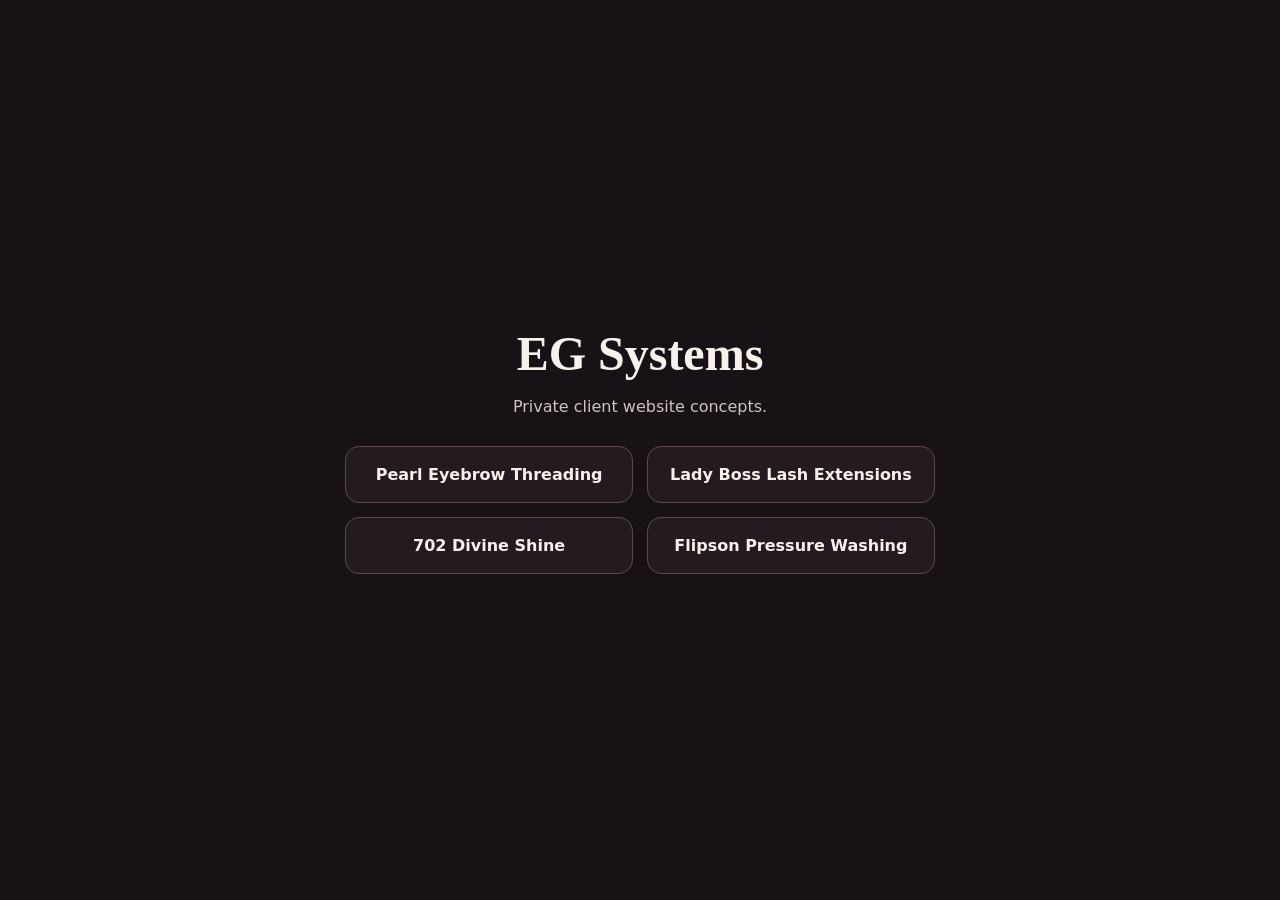
<file: index.html>
<!doctype html><html lang="en"><head><meta charset="utf-8"><meta name="viewport" content="width=device-width,initial-scale=1"><meta name="robots" content="noindex,nofollow"><title>EG Systems — Client Concepts</title><style>body{margin:0;min-height:100vh;display:grid;place-items:center;background:#181217;color:#f8f1eb;font:16px system-ui;text-align:center}main{max-width:760px;padding:60px 30px}h1{font-family:Georgia,serif;font-size:48px;margin:0 0 15px}p{color:#cfc2c9}.grid{display:grid;grid-template-columns:repeat(2,1fr);gap:14px;margin-top:30px}a{display:block;padding:18px 22px;border:1px solid #5d4953;border-radius:14px;color:#f8f1eb;text-decoration:none;font-weight:700;background:#241b21}a:hover{background:#342630}@media(max-width:600px){.grid{grid-template-columns:1fr}}</style></head><body><main><h1>EG Systems</h1><p>Private client website concepts.</p><div class="grid"><a href="pearl-eyebrow/">Pearl Eyebrow Threading</a><a href="lady-boss-lashes/">Lady Boss Lash Extensions</a><a href="702-divine-shine/">702 Divine Shine</a><a href="flipson-pressure-washing/">Flipson Pressure Washing</a></div></main></body></html>
</file>
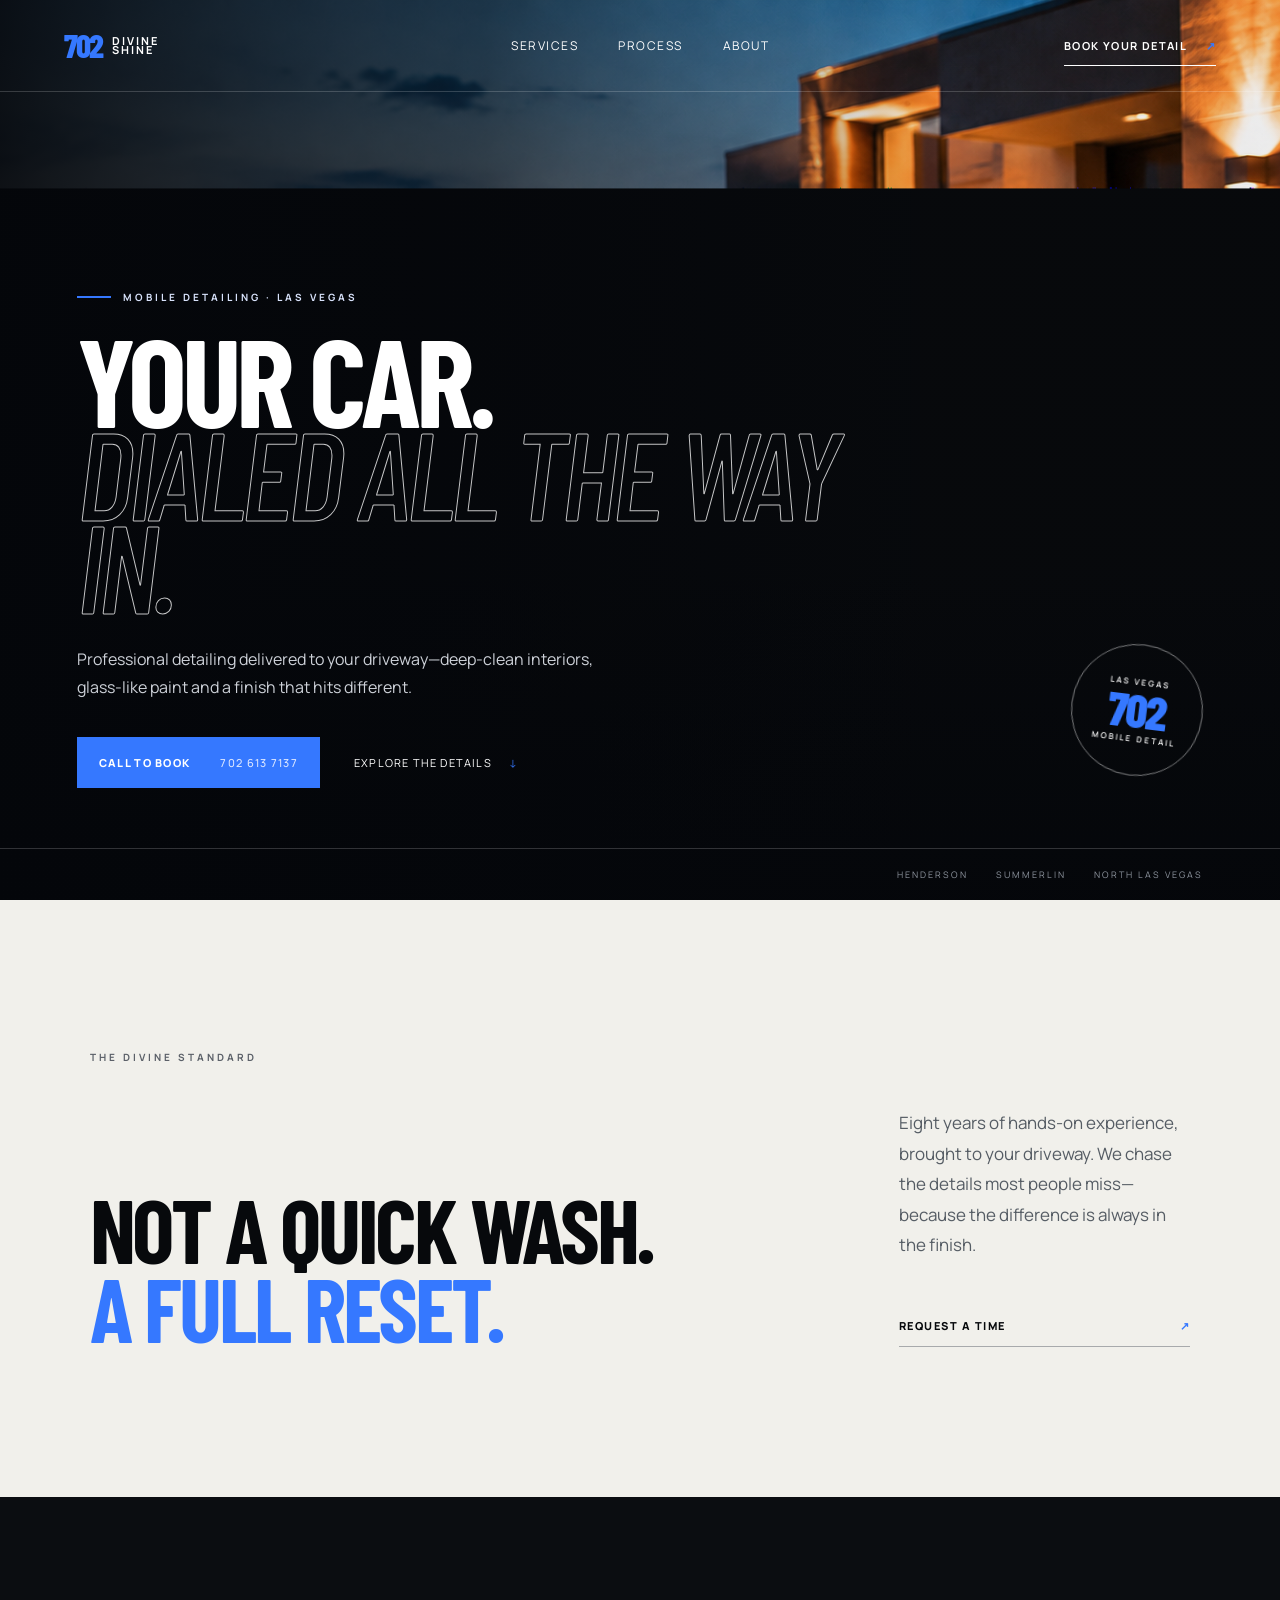
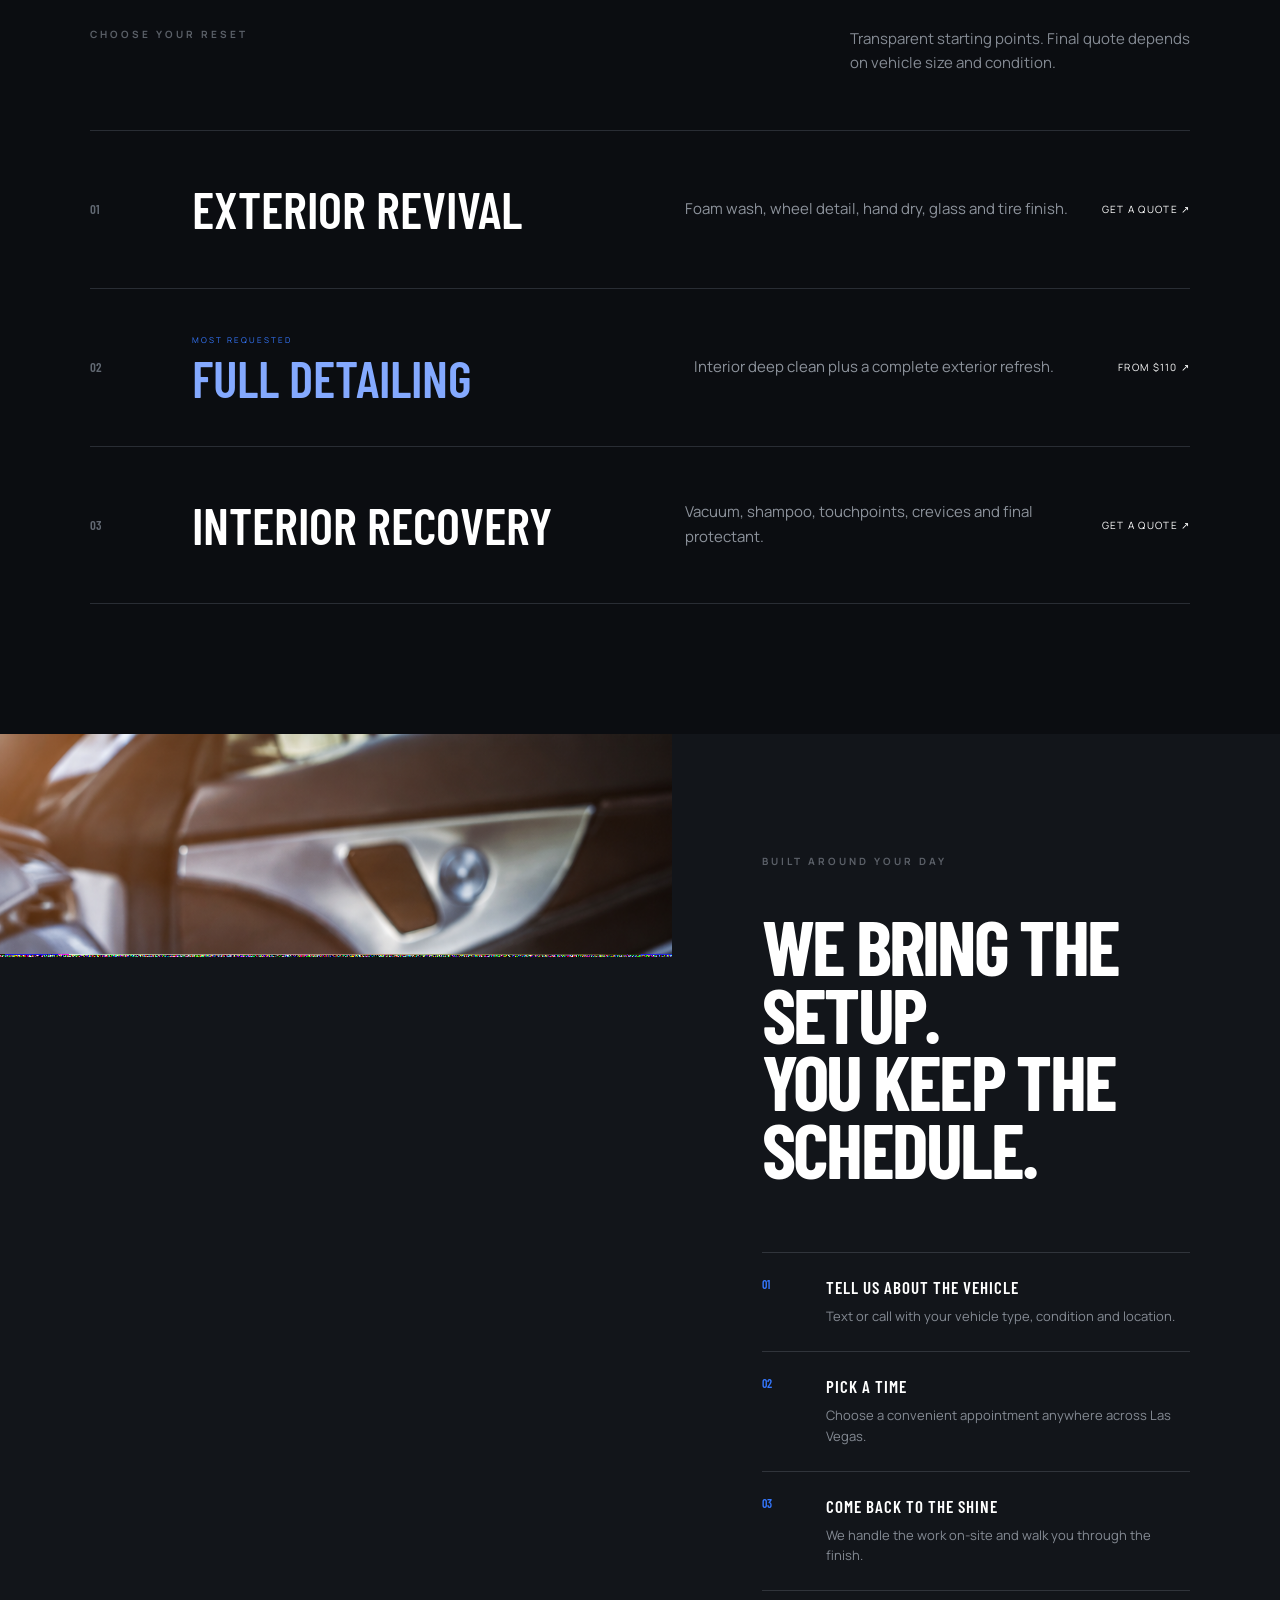
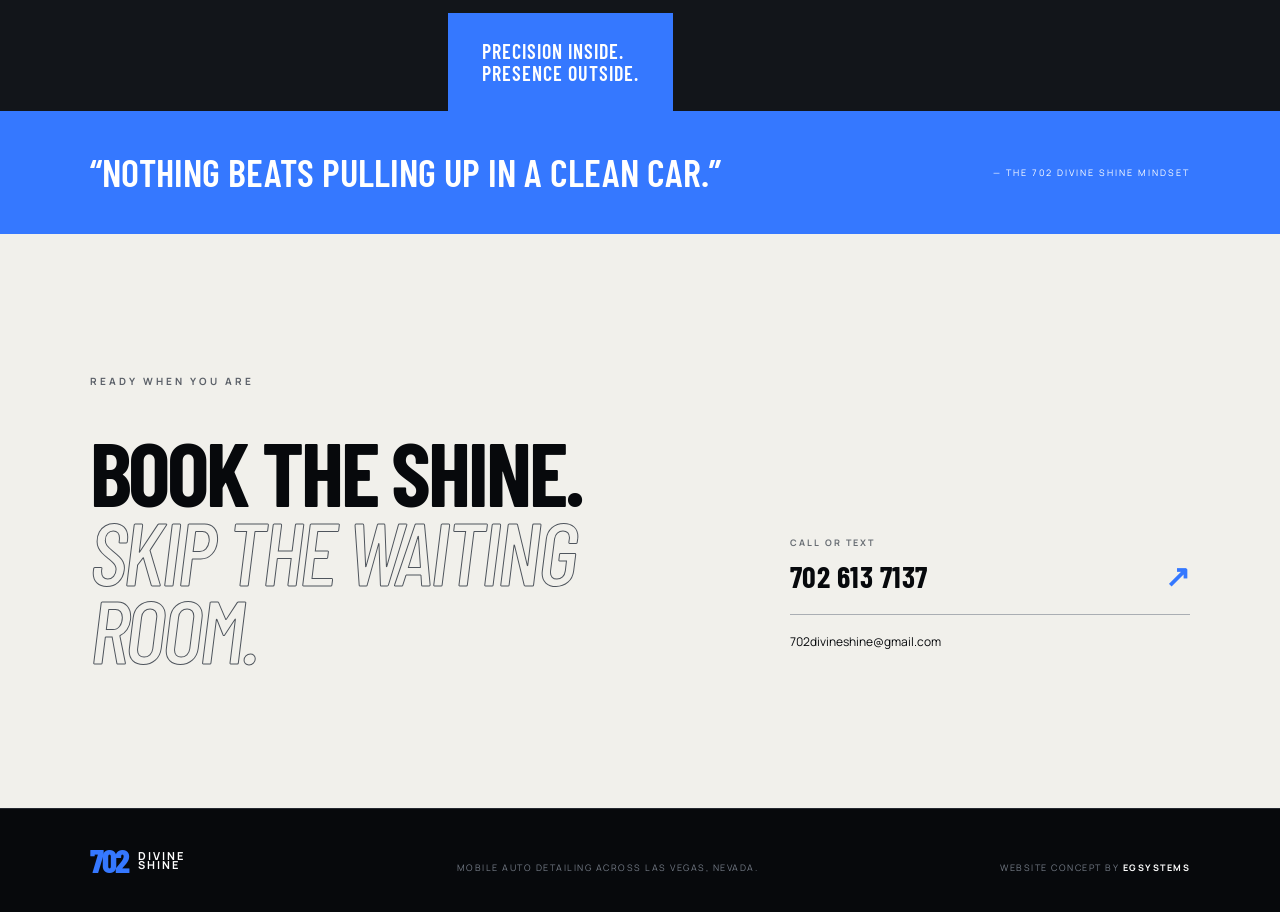
<file: 702-divine-shine/index.html>
<!doctype html>
<html lang="en">
<head>
  <meta charset="utf-8">
  <meta name="viewport" content="width=device-width, initial-scale=1">
  <meta name="description" content="A premium website concept for 702 Divine Shine mobile detailing in Las Vegas.">
  <title>702 Divine Shine — Mobile Detailing, Las Vegas</title>
  <link rel="preconnect" href="https://fonts.googleapis.com">
  <link rel="preconnect" href="https://fonts.gstatic.com" crossorigin>
  <link href="https://fonts.googleapis.com/css2?family=Barlow+Condensed:ital,wght@0,500;0,600;0,700;0,800;1,600&family=Manrope:wght@400;500;600;700&display=swap" rel="stylesheet">
  <link rel="stylesheet" href="styles.css">
</head>
<body>
  <div class="site-shell">
    <header class="nav" aria-label="Primary navigation">
      <a class="brand" href="#top" aria-label="702 Divine Shine home">
        <span class="brand-mark">702</span>
        <span class="brand-name">DIVINE<br>SHINE</span>
      </a>
      <nav>
        <a href="#services">Services</a>
        <a href="#process">Process</a>
        <a href="#about">About</a>
      </nav>
      <a class="nav-cta" href="tel:+17026137137">Book your detail <span>↗</span></a>
    </header>

    <main id="top">
      <section class="hero">
        <img class="hero-image" src="assets/divine-shine-hero.png" alt="Freshly detailed black luxury car in a Las Vegas driveway">
        <div class="hero-scrim"></div>
        <div class="hero-content">
          <p class="eyebrow"><span></span> Mobile detailing · Las Vegas</p>
          <h1>Your car.<br><em>Dialed all the way in.</em></h1>
          <p class="hero-copy">Professional detailing delivered to your driveway—deep-clean interiors, glass-like paint and a finish that hits different.</p>
          <div class="hero-actions">
            <a class="button button-primary" href="tel:+17026137137">Call to book <span>702 613 7137</span></a>
            <a class="text-link" href="#services">Explore the details <span>↓</span></a>
          </div>
        </div>
        <div class="hero-stamp" aria-hidden="true">
          <span>LAS VEGAS</span><strong>702</strong><span>MOBILE DETAIL</span>
        </div>
        <div class="hero-meta">
          <span>Henderson</span><span>Summerlin</span><span>North Las Vegas</span>
        </div>
      </section>

      <section class="manifesto" id="about">
        <p class="section-label">The Divine standard</p>
        <div class="manifesto-grid">
          <h2>Not a quick wash.<br><span>A full reset.</span></h2>
          <div>
            <p>Eight years of hands-on experience, brought to your driveway. We chase the details most people miss—because the difference is always in the finish.</p>
            <a class="arrow-link" href="mailto:702divineshine@gmail.com?subject=Book%20a%20Divine%20Shine%20detail">Request a time <span>↗</span></a>
          </div>
        </div>
      </section>

      <section class="services" id="services">
        <div class="services-heading">
          <p class="section-label">Choose your reset</p>
          <p>Transparent starting points. Final quote depends on vehicle size and condition.</p>
        </div>
        <div class="service-list">
          <article class="service-row">
            <span class="service-number">01</span>
            <h3>Exterior revival</h3>
            <p>Foam wash, wheel detail, hand dry, glass and tire finish.</p>
            <a href="tel:+17026137137">Get a quote ↗</a>
          </article>
          <article class="service-row featured">
            <span class="service-number">02</span>
            <div><span class="popular">Most requested</span><h3>Full detailing</h3></div>
            <p>Interior deep clean plus a complete exterior refresh.</p>
            <a href="tel:+17026137137">From $110 ↗</a>
          </article>
          <article class="service-row">
            <span class="service-number">03</span>
            <h3>Interior recovery</h3>
            <p>Vacuum, shampoo, touchpoints, crevices and final protectant.</p>
            <a href="tel:+17026137137">Get a quote ↗</a>
          </article>
        </div>
      </section>

      <section class="craft" id="process">
        <div class="craft-image-wrap">
          <img class="craft-image" src="assets/divine-shine-detail.png" alt="Professional detailer carefully cleaning a luxury car interior">
          <div class="image-note">Precision inside.<br>Presence outside.</div>
        </div>
        <div class="craft-copy">
          <p class="section-label">Built around your day</p>
          <h2>We bring the setup.<br>You keep the schedule.</h2>
          <ol>
            <li><span>01</span><div><strong>Tell us about the vehicle</strong><p>Text or call with your vehicle type, condition and location.</p></div></li>
            <li><span>02</span><div><strong>Pick a time</strong><p>Choose a convenient appointment anywhere across Las Vegas.</p></div></li>
            <li><span>03</span><div><strong>Come back to the shine</strong><p>We handle the work on-site and walk you through the finish.</p></div></li>
          </ol>
        </div>
      </section>

      <section class="quote-band">
        <p>“Nothing beats pulling up in a clean car.”</p>
        <span>— The 702 Divine Shine mindset</span>
      </section>

      <section class="booking">
        <div>
          <p class="section-label">Ready when you are</p>
          <h2>Book the shine.<br><em>Skip the waiting room.</em></h2>
        </div>
        <div class="booking-actions">
          <a class="booking-phone" href="tel:+17026137137"><span>Call or text</span>702 613 7137 <b>↗</b></a>
          <a class="booking-email" href="mailto:702divineshine@gmail.com?subject=Detailing%20appointment">702divineshine@gmail.com</a>
        </div>
      </section>
    </main>

    <footer>
      <a class="brand footer-brand" href="#top"><span class="brand-mark">702</span><span class="brand-name">DIVINE<br>SHINE</span></a>
      <p>Mobile auto detailing across Las Vegas, Nevada.</p>
      <p>Website concept by <strong>EGSYSTEMS</strong></p>
    </footer>
  </div>
  <script src="script.js"></script>
</body>
</html>
</file>
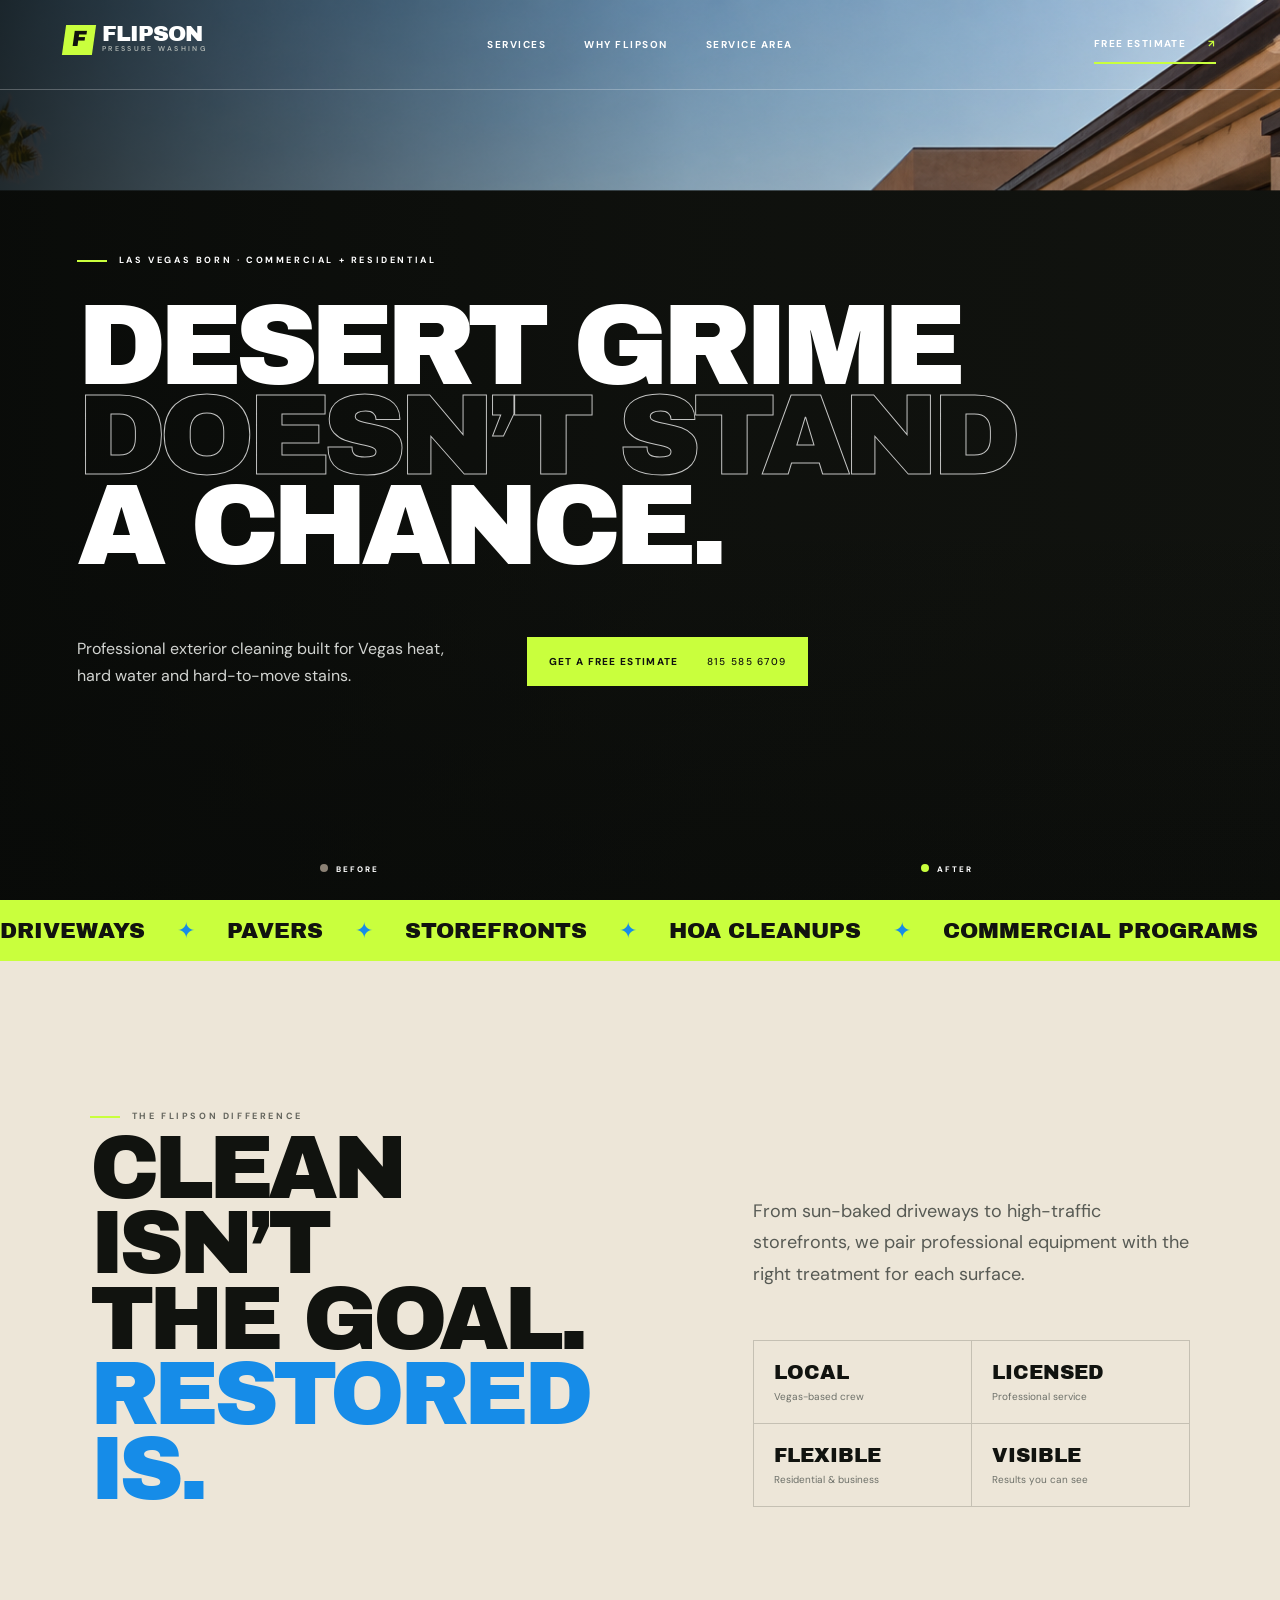
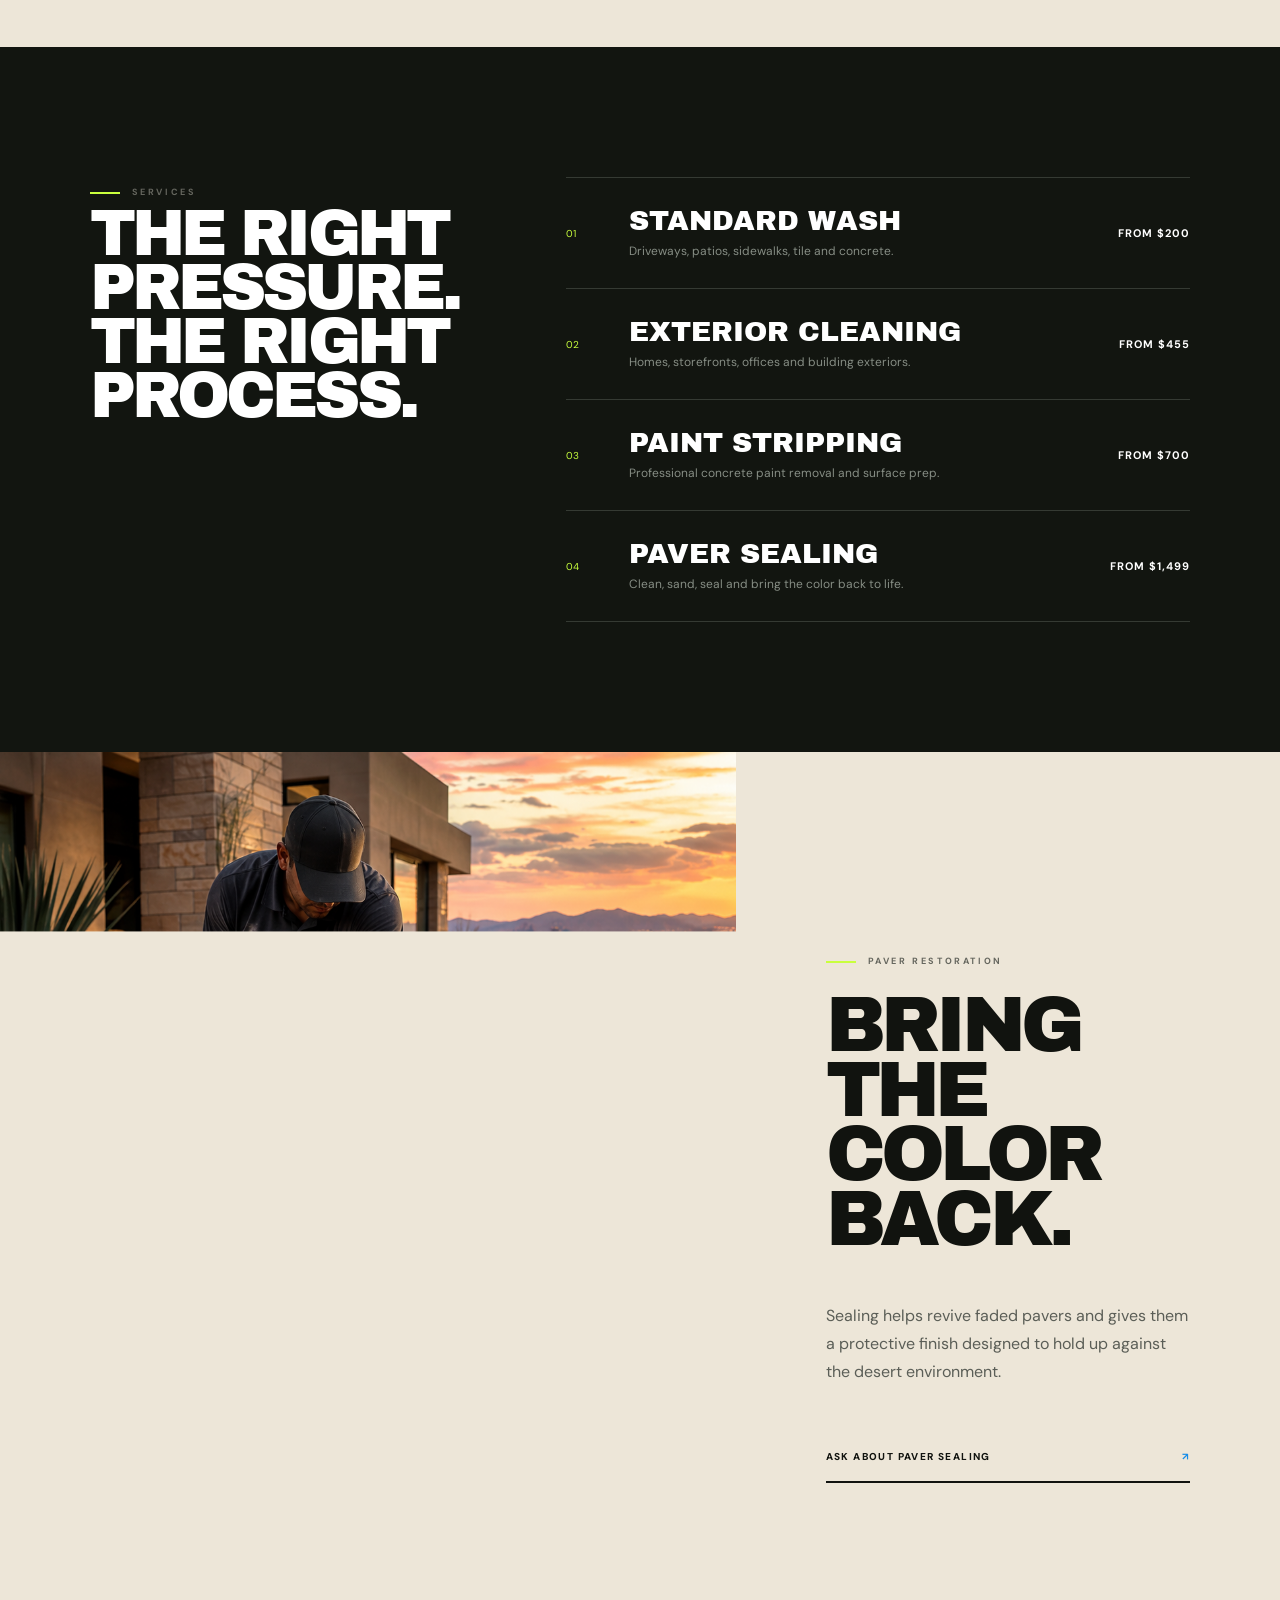
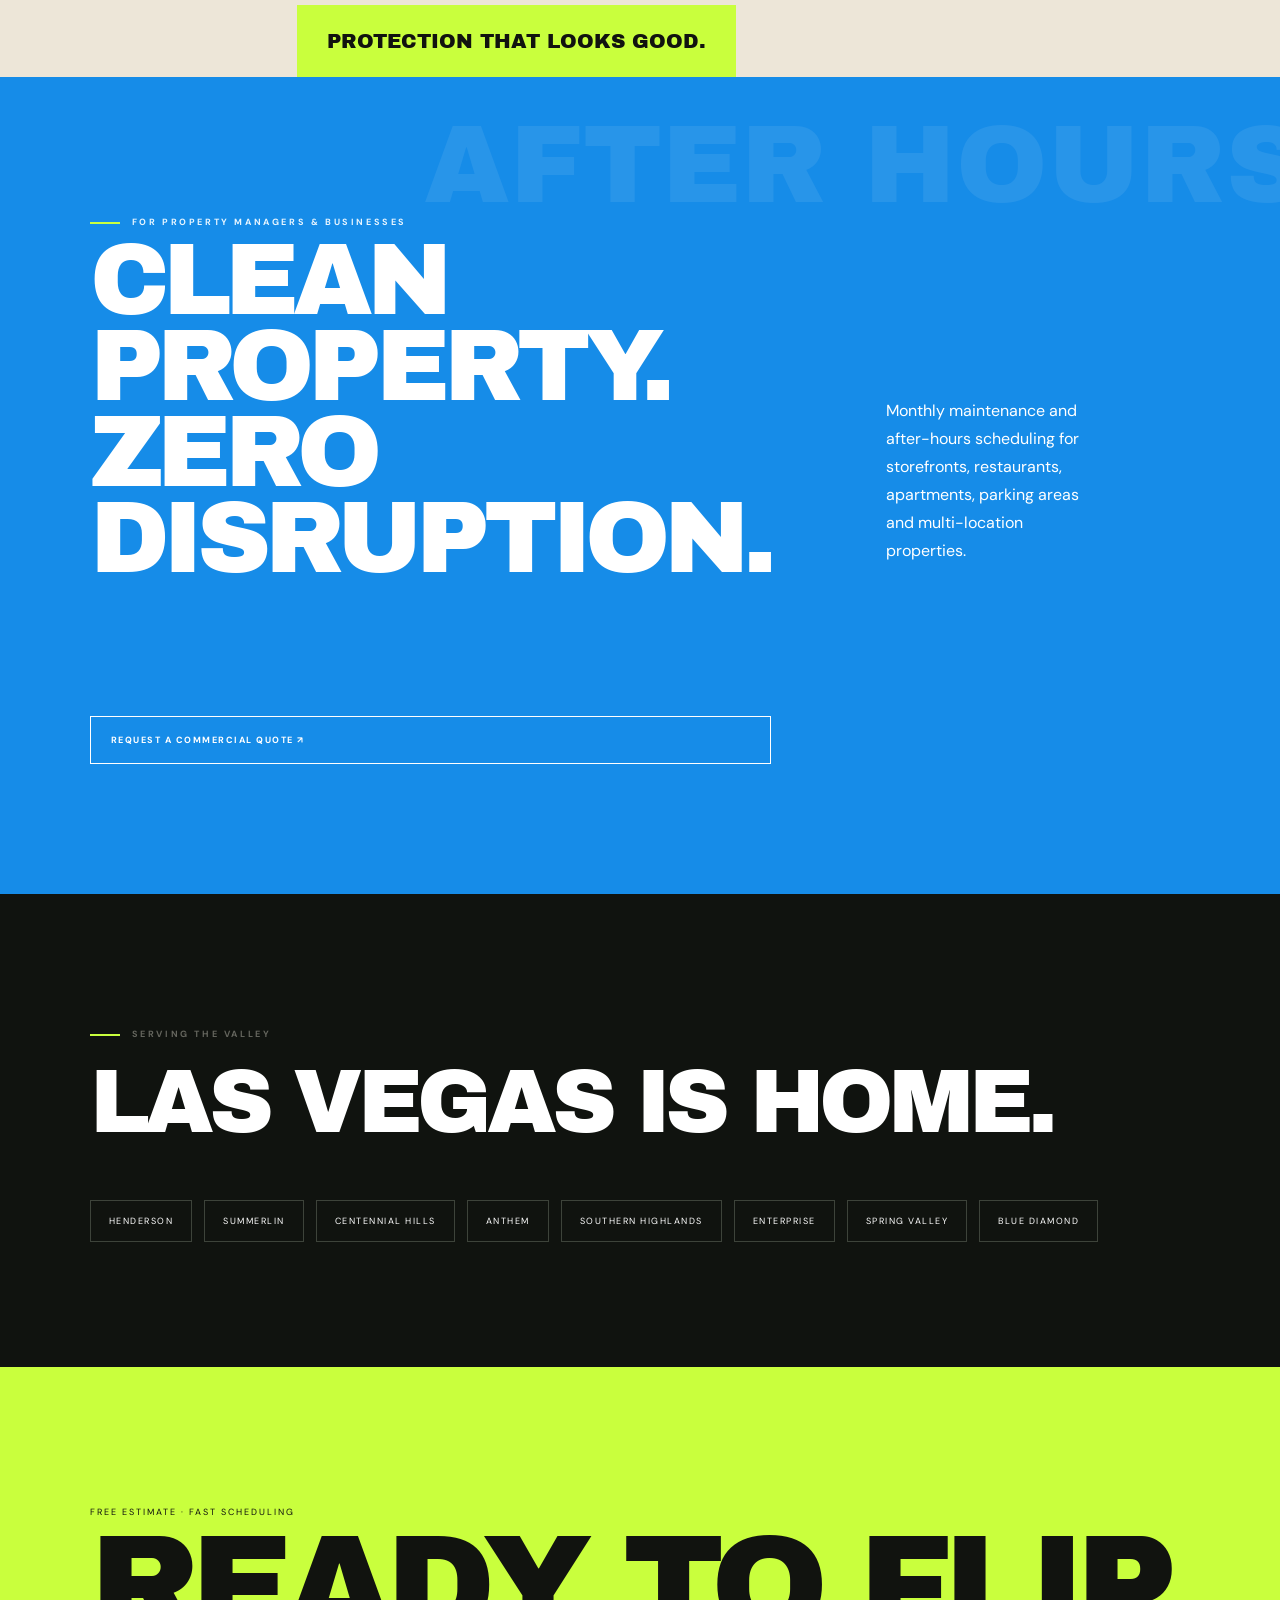
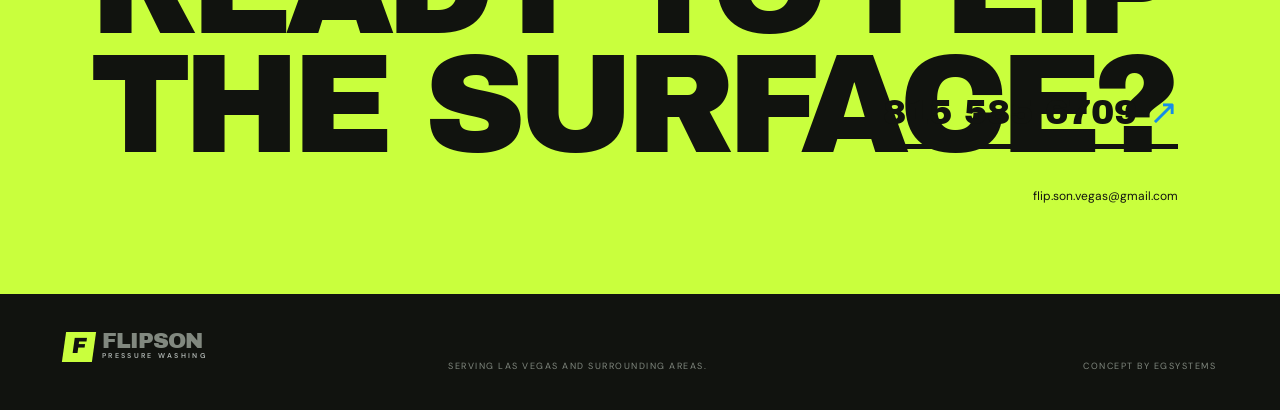
<file: flipson-pressure-washing/index.html>
<!doctype html>
<html lang="en">
<head>
  <meta charset="utf-8">
  <meta name="viewport" content="width=device-width,initial-scale=1">
  <meta name="description" content="Website concept for Flipson Pressure Washing in Las Vegas.">
  <title>Flipson — Pressure Washing Las Vegas</title>
  <link rel="preconnect" href="https://fonts.googleapis.com">
  <link rel="preconnect" href="https://fonts.gstatic.com" crossorigin>
  <link href="https://fonts.googleapis.com/css2?family=Archivo+Black&family=DM+Sans:wght@400;500;600;700&display=swap" rel="stylesheet">
  <link rel="stylesheet" href="styles.css">
</head>
<body>
  <header class="topbar">
    <a class="logo" href="#top"><span>F</span>FLIPSON<small>PRESSURE WASHING</small></a>
    <nav><a href="#services">Services</a><a href="#proof">Why Flipson</a><a href="#areas">Service area</a></nav>
    <a class="quote-link" href="tel:+18155856709">Free estimate <b>↗</b></a>
  </header>

  <main id="top">
    <section class="hero">
      <img src="assets/flipson-hero.png" alt="Before and after professional pressure washing on a Las Vegas driveway">
      <div class="hero-overlay"></div>
      <div class="hero-copy">
        <p class="kicker">Las Vegas born · Commercial + residential</p>
        <h1>Desert grime<br><span>doesn’t stand</span><br>a chance.</h1>
        <div class="hero-bottom">
          <p>Professional exterior cleaning built for Vegas heat, hard water and hard-to-move stains.</p>
          <a class="primary" href="tel:+18155856709">Get a free estimate <span>815 585 6709</span></a>
        </div>
      </div>
      <div class="split-label before">Before</div><div class="split-label after">After</div>
    </section>

    <section class="ticker" aria-label="Service highlights"><div>DRIVEWAYS <i>✦</i> PAVERS <i>✦</i> STOREFRONTS <i>✦</i> HOA CLEANUPS <i>✦</i> COMMERCIAL PROGRAMS <i>✦</i></div></section>

    <section class="intro" id="proof">
      <p class="section-tag">The Flipson difference</p>
      <div class="intro-grid">
        <h2>Clean isn’t<br>the goal.<br><em>Restored is.</em></h2>
        <div class="intro-copy">
          <p>From sun-baked driveways to high-traffic storefronts, we pair professional equipment with the right treatment for each surface.</p>
          <div class="proof-grid"><div><strong>Local</strong><span>Vegas-based crew</span></div><div><strong>Licensed</strong><span>Professional service</span></div><div><strong>Flexible</strong><span>Residential & business</span></div><div><strong>Visible</strong><span>Results you can see</span></div></div>
        </div>
      </div>
    </section>

    <section class="services" id="services">
      <div class="service-title"><p class="section-tag">Services</p><h2>The right pressure.<br>The right process.</h2></div>
      <div class="service-stack">
        <article><span>01</span><div><h3>Standard wash</h3><p>Driveways, patios, sidewalks, tile and concrete.</p></div><strong>From $200</strong></article>
        <article><span>02</span><div><h3>Exterior cleaning</h3><p>Homes, storefronts, offices and building exteriors.</p></div><strong>From $455</strong></article>
        <article><span>03</span><div><h3>Paint stripping</h3><p>Professional concrete paint removal and surface prep.</p></div><strong>From $700</strong></article>
        <article><span>04</span><div><h3>Paver sealing</h3><p>Clean, sand, seal and bring the color back to life.</p></div><strong>From $1,499</strong></article>
      </div>
    </section>

    <section class="pavers">
      <div class="paver-photo"><img src="assets/flipson-pavers.png" alt="Professional applying sealant to pavers in a desert courtyard"><span>Protection that looks good.</span></div>
      <div class="paver-copy"><p class="section-tag">Paver restoration</p><h2>Bring the color back.</h2><p>Sealing helps revive faded pavers and gives them a protective finish designed to hold up against the desert environment.</p><a href="tel:+18155856709">Ask about paver sealing <b>↗</b></a></div>
    </section>

    <section class="commercial">
      <span class="watermark">AFTER HOURS</span>
      <p class="section-tag">For property managers & businesses</p>
      <div><h2>Clean property.<br>Zero disruption.</h2><p>Monthly maintenance and after-hours scheduling for storefronts, restaurants, apartments, parking areas and multi-location properties.</p><a class="outline" href="mailto:flip.son.vegas@gmail.com?subject=Commercial%20pressure%20washing%20quote">Request a commercial quote ↗</a></div>
    </section>

    <section class="areas" id="areas">
      <p class="section-tag">Serving the valley</p>
      <h2>Las Vegas is home.</h2>
      <div class="area-list"><span>Henderson</span><span>Summerlin</span><span>Centennial Hills</span><span>Anthem</span><span>Southern Highlands</span><span>Enterprise</span><span>Spring Valley</span><span>Blue Diamond</span></div>
    </section>

    <section class="final-cta">
      <p>Free estimate · Fast scheduling</p>
      <h2>Ready to flip<br>the surface?</h2>
      <a href="tel:+18155856709">815 585 6709 <span>↗</span></a>
      <a class="email" href="mailto:flip.son.vegas@gmail.com">flip.son.vegas@gmail.com</a>
    </section>
  </main>
  <footer><a class="logo" href="#top"><span>F</span>FLIPSON<small>PRESSURE WASHING</small></a><p>Serving Las Vegas and surrounding areas.</p><p>Concept by EGSYSTEMS</p></footer>
  <script src="script.js"></script>
</body>
</html>
</file>
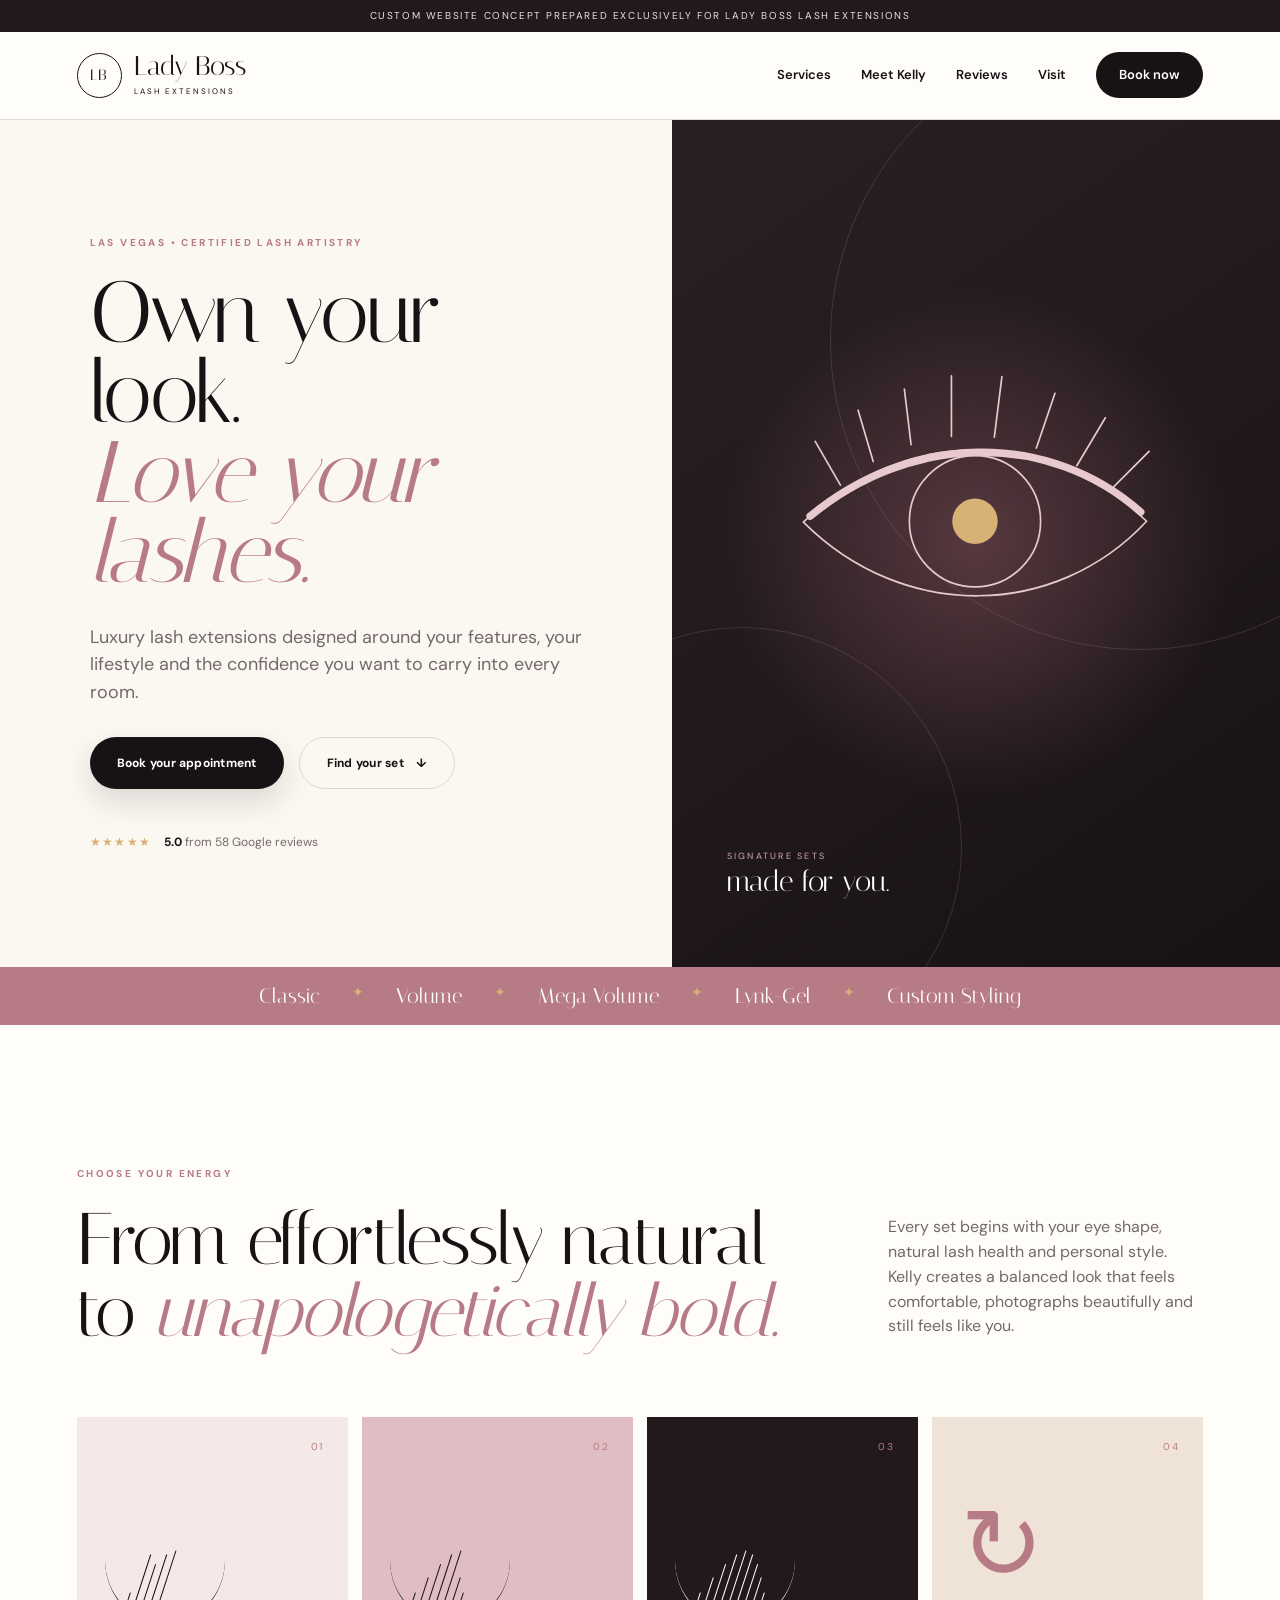
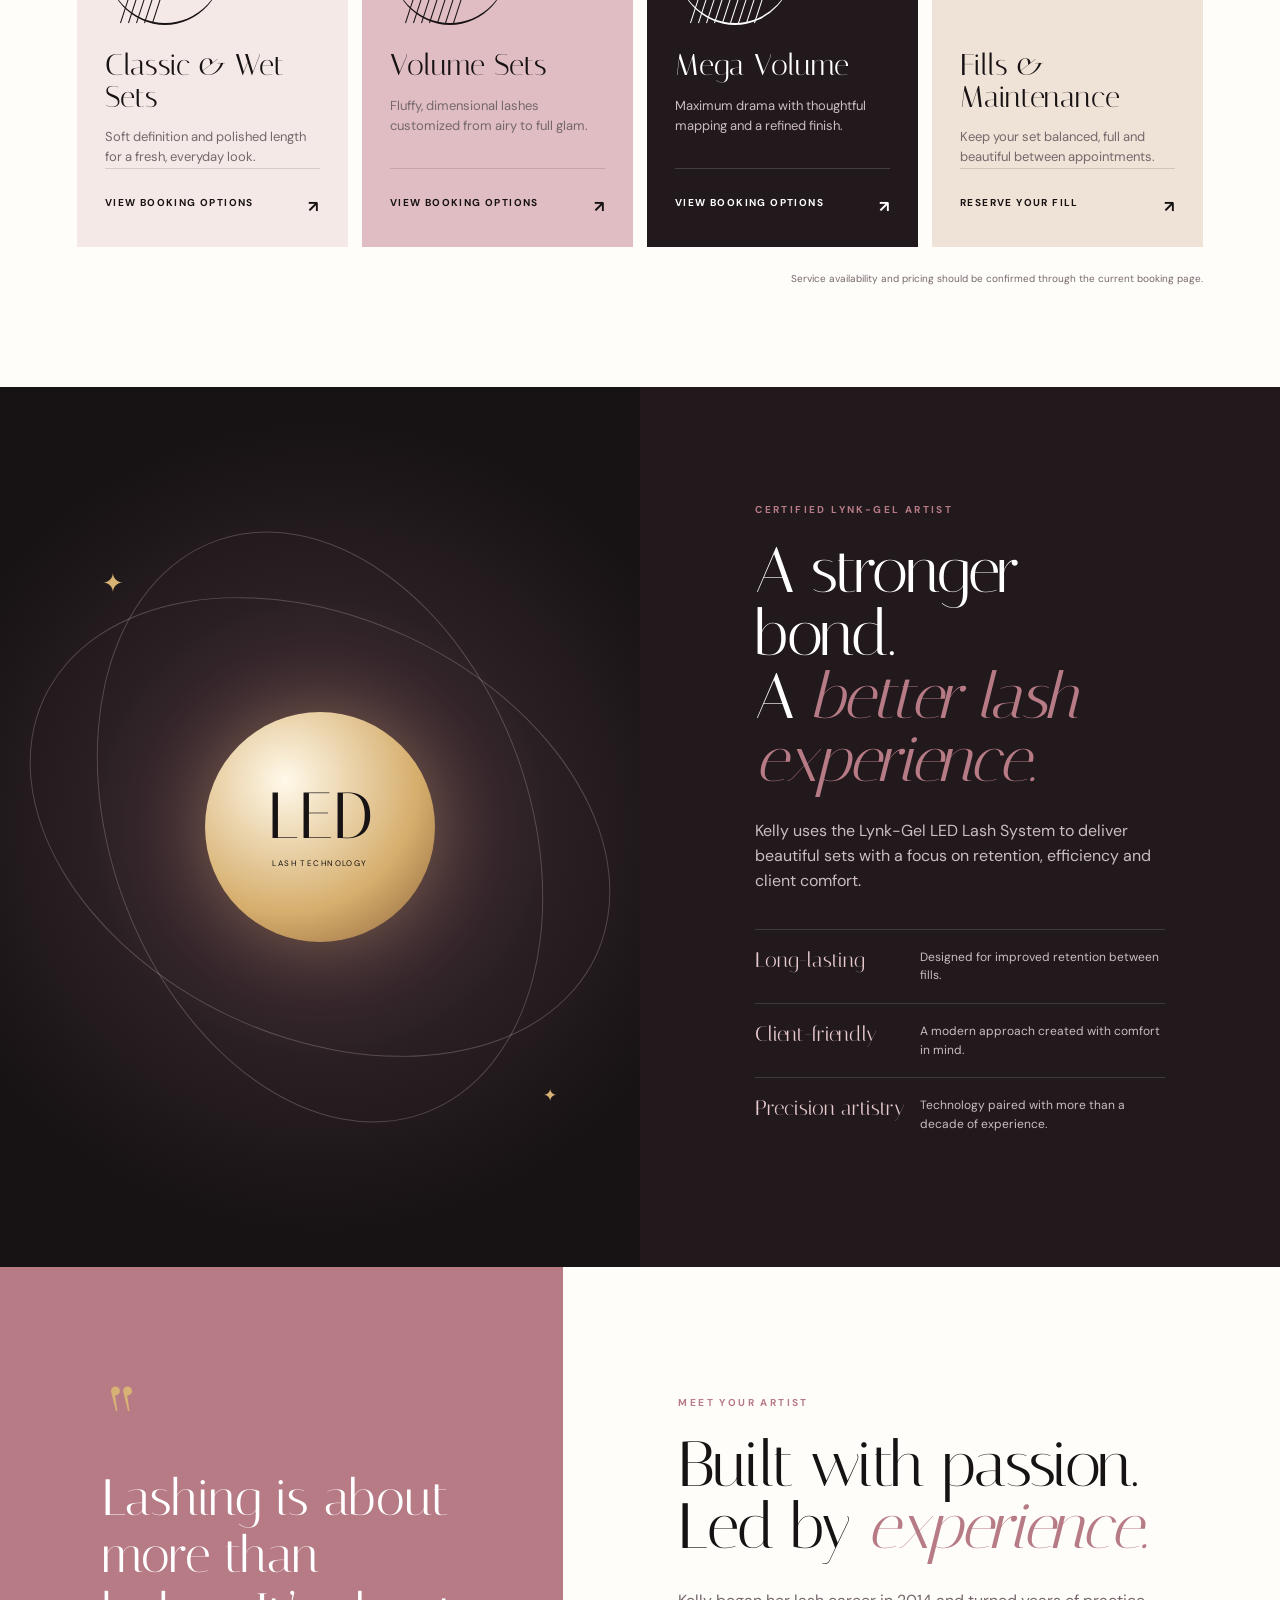
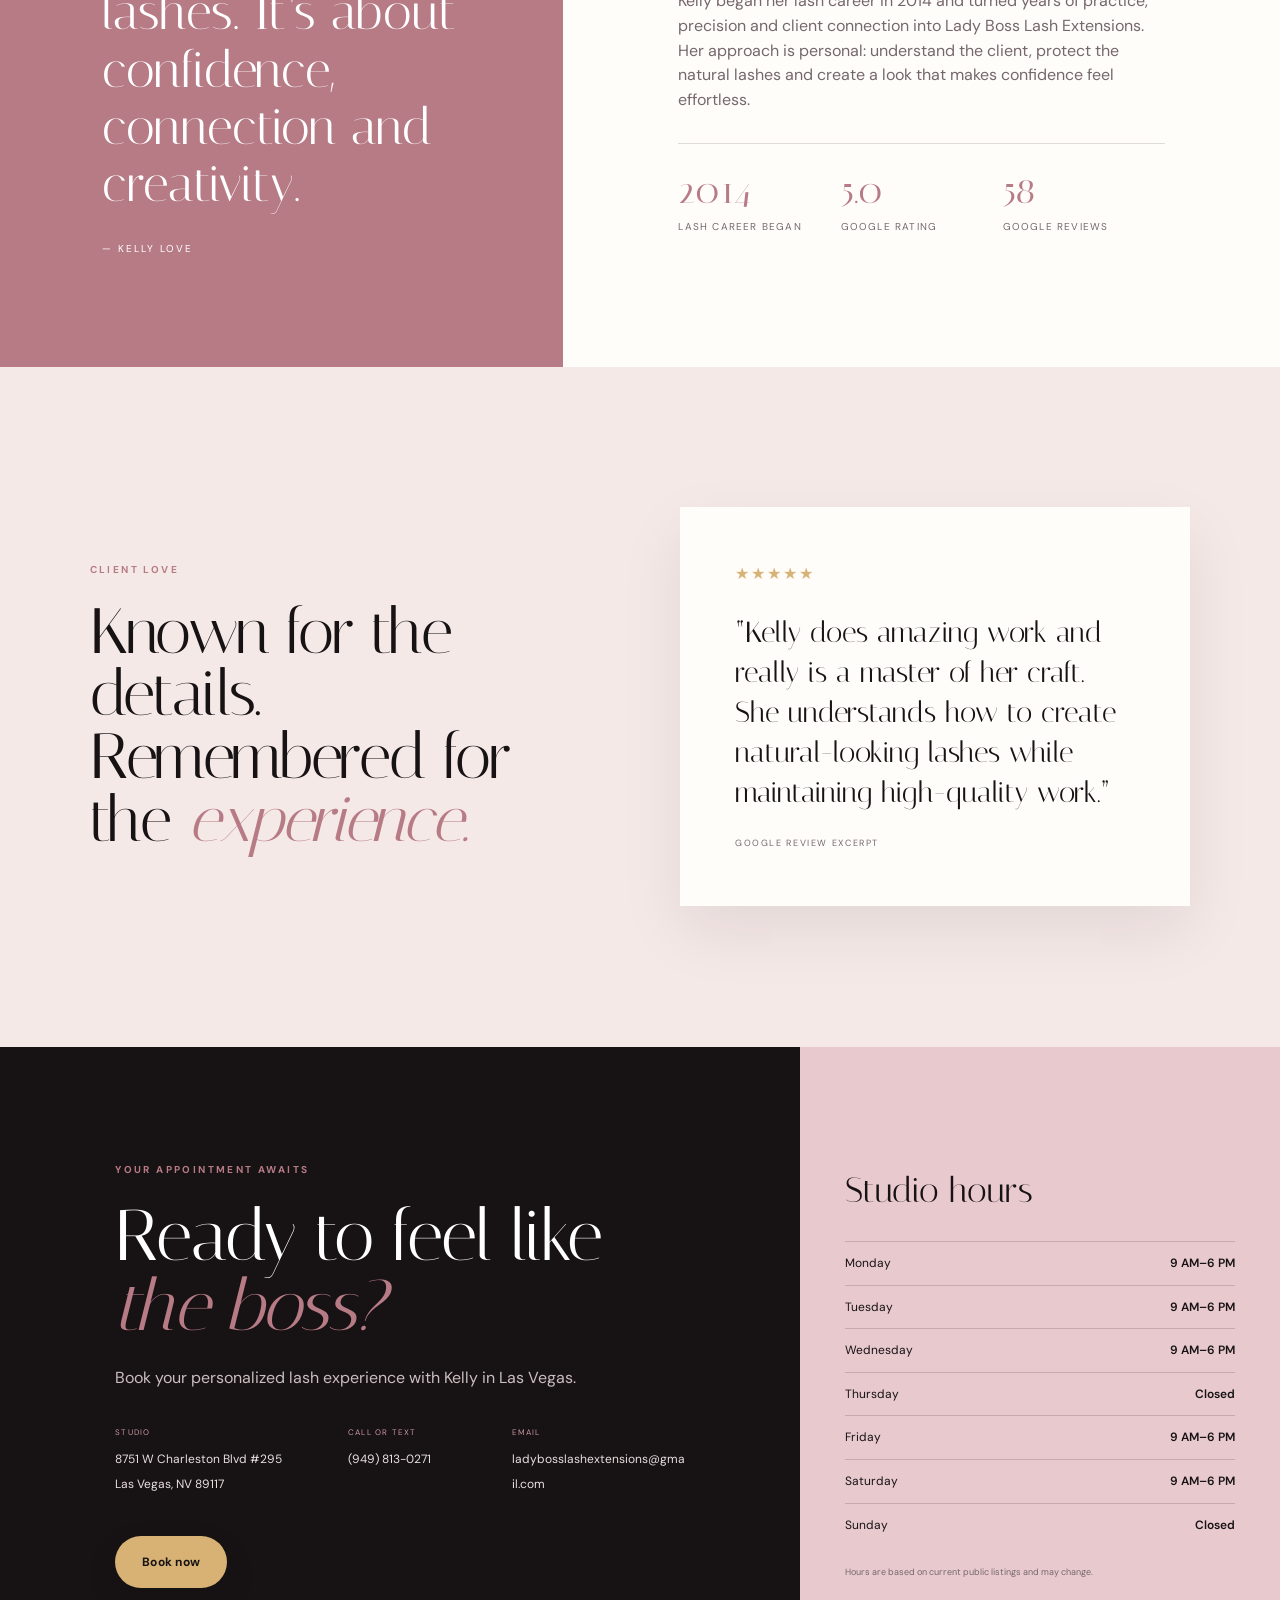
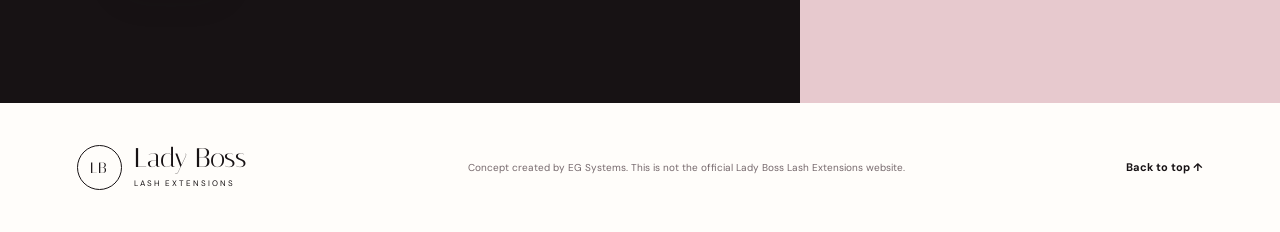
<file: lady-boss-lashes/index.html>
<!doctype html>
<html lang="en">
<head>
  <meta charset="utf-8">
  <meta name="viewport" content="width=device-width, initial-scale=1">
  <meta name="robots" content="noindex, nofollow">
  <meta name="theme-color" content="#181214">
  <meta name="description" content="A custom website concept prepared for Lady Boss Lash Extensions in Las Vegas.">
  <title>Lady Boss Lash Extensions | Website Concept</title>
  <link rel="preconnect" href="https://fonts.googleapis.com">
  <link rel="preconnect" href="https://fonts.gstatic.com" crossorigin>
  <link href="https://fonts.googleapis.com/css2?family=DM+Sans:wght@400;500;600;700&family=Italiana&display=swap" rel="stylesheet">
  <link rel="stylesheet" href="styles.css">
</head>
<body>
  <div class="concept-bar">Custom website concept prepared exclusively for Lady Boss Lash Extensions</div>

  <header class="site-header" id="top">
    <a class="brand" href="#top" aria-label="Lady Boss Lash Extensions home">
      <span class="brand-mark" aria-hidden="true">LB</span>
      <span><strong>Lady Boss</strong><small>Lash Extensions</small></span>
    </a>
    <button class="nav-toggle" aria-label="Open navigation" aria-expanded="false"><span></span><span></span></button>
    <nav aria-label="Main navigation">
      <a href="#services">Services</a>
      <a href="#artist">Meet Kelly</a>
      <a href="#reviews">Reviews</a>
      <a href="#visit">Visit</a>
      <a class="nav-cta" href="https://ladybosslashextensions.square.site/">Book now</a>
    </nav>
  </header>

  <main>
    <section class="hero">
      <div class="hero-copy reveal">
        <p class="eyebrow">Las Vegas • Certified Lash Artistry</p>
        <h1>Own your look.<br><em>Love your lashes.</em></h1>
        <p class="hero-lede">Luxury lash extensions designed around your features, your lifestyle and the confidence you want to carry into every room.</p>
        <div class="hero-actions">
          <a class="button primary" href="https://ladybosslashextensions.square.site/">Book your appointment</a>
          <a class="button ghost" href="#services">Find your set <span>↓</span></a>
        </div>
        <div class="trust-row"><span class="stars">★★★★★</span><span><strong>5.0</strong> from 58 Google reviews</span></div>
      </div>
      <div class="hero-visual reveal" aria-label="Editorial lash illustration">
        <div class="halo h1"></div><div class="halo h2"></div><div class="glow"></div>
        <svg viewBox="0 0 600 700" role="img" aria-label="Abstract eye and eyelash line art">
          <path class="eye" d="M98 358c117-113 291-116 408-1-108 116-289 120-408 1Z"/>
          <path class="lid" d="M106 351c119-99 283-102 393-5"/>
          <path d="M142 314 112 262M181 286l-18-61M226 266l-8-66M274 256v-72M325 257l9-72M375 270l22-65M423 291l34-57M465 318l44-44"/>
          <circle cx="302" cy="357" r="78"/><circle class="pupil" cx="302" cy="357" r="27"/>
        </svg>
        <div class="visual-note"><span>Signature sets</span><strong>made for you.</strong></div>
      </div>
    </section>

    <section class="marquee" aria-label="Service highlights"><div><span>Classic</span><i>✦</i><span>Volume</span><i>✦</i><span>Mega Volume</span><i>✦</i><span>Lynk-Gel</span><i>✦</i><span>Custom Styling</span></div></section>

    <section class="intro" id="services">
      <div class="intro-heading"><p class="section-kicker">Choose your energy</p><h2>From effortlessly natural<br>to <em>unapologetically bold.</em></h2></div>
      <p class="intro-copy">Every set begins with your eye shape, natural lash health and personal style. Kelly creates a balanced look that feels comfortable, photographs beautifully and still feels like you.</p>
    </section>

    <section class="service-grid">
      <article class="service-card classic"><div class="service-number">01</div><div class="lash-art a1"><i></i><i></i><i></i><i></i><i></i></div><h3>Classic & Wet Sets</h3><p>Soft definition and polished length for a fresh, everyday look.</p><a href="https://ladybosslashextensions.square.site/">View booking options <span>↗</span></a></article>
      <article class="service-card volume"><div class="service-number">02</div><div class="lash-art a2"><i></i><i></i><i></i><i></i><i></i><i></i><i></i></div><h3>Volume Sets</h3><p>Fluffy, dimensional lashes customized from airy to full glam.</p><a href="https://ladybosslashextensions.square.site/">View booking options <span>↗</span></a></article>
      <article class="service-card mega"><div class="service-number">03</div><div class="lash-art a3"><i></i><i></i><i></i><i></i><i></i><i></i><i></i><i></i><i></i></div><h3>Mega Volume</h3><p>Maximum drama with thoughtful mapping and a refined finish.</p><a href="https://ladybosslashextensions.square.site/">View booking options <span>↗</span></a></article>
      <article class="service-card fills"><div class="service-number">04</div><div class="fill-icon">↻</div><h3>Fills & Maintenance</h3><p>Keep your set balanced, full and beautiful between appointments.</p><a href="https://ladybosslashextensions.square.site/">Reserve your fill <span>↗</span></a></article>
    </section>
    <p class="service-note">Service availability and pricing should be confirmed through the current booking page.</p>

    <section class="lynk">
      <div class="lynk-visual" aria-hidden="true"><div class="orb"><span>LED</span><small>Lash technology</small></div><div class="orbit one"></div><div class="orbit two"></div><span class="spark s1">✦</span><span class="spark s2">✦</span></div>
      <div class="lynk-copy"><p class="section-kicker">Certified Lynk-Gel Artist</p><h2>A stronger bond.<br>A <em>better lash experience.</em></h2><p>Kelly uses the Lynk-Gel LED Lash System to deliver beautiful sets with a focus on retention, efficiency and client comfort.</p><div class="benefits"><div><strong>Long-lasting</strong><span>Designed for improved retention between fills.</span></div><div><strong>Client-friendly</strong><span>A modern approach created with comfort in mind.</span></div><div><strong>Precision artistry</strong><span>Technology paired with more than a decade of experience.</span></div></div></div>
    </section>

    <section class="artist" id="artist">
      <div class="artist-quote"><span class="quote-mark">“</span><blockquote>Lashing is about more than lashes. It’s about confidence, connection and creativity.</blockquote><span class="signature">— Kelly Love</span></div>
      <div class="artist-copy"><p class="section-kicker">Meet your artist</p><h2>Built with passion.<br>Led by <em>experience.</em></h2><p>Kelly began her lash career in 2014 and turned years of practice, precision and client connection into Lady Boss Lash Extensions. Her approach is personal: understand the client, protect the natural lashes and create a look that makes confidence feel effortless.</p><div class="stats"><div><strong>2014</strong><span>Lash career began</span></div><div><strong>5.0</strong><span>Google rating</span></div><div><strong>58</strong><span>Google reviews</span></div></div></div>
    </section>

    <section class="reviews" id="reviews">
      <div class="reviews-heading"><p class="section-kicker">Client love</p><h2>Known for the details.<br>Remembered for the <em>experience.</em></h2></div>
      <div class="review-card"><div class="stars">★★★★★</div><blockquote>“Kelly does amazing work and really is a master of her craft. She understands how to create natural-looking lashes while maintaining high-quality work.”</blockquote><footer>Google review excerpt</footer></div>
    </section>

    <section class="visit" id="visit">
      <div class="visit-copy"><p class="section-kicker">Your appointment awaits</p><h2>Ready to feel like<br><em>the boss?</em></h2><p>Book your personalized lash experience with Kelly in Las Vegas.</p><div class="visit-details"><div><span>Studio</span><a href="https://www.google.com/maps/search/?api=1&query=Lady+Boss+Lash+Extensions+8751+W+Charleston+Blvd+295+Las+Vegas+NV+89117">8751 W Charleston Blvd #295<br>Las Vegas, NV 89117</a></div><div><span>Call or text</span><a href="tel:+19498130271">(949) 813-0271</a></div><div><span>Email</span><a href="mailto:ladybosslashextensions@gmail.com">ladybosslashextensions@gmail.com</a></div></div><a class="button primary gold" href="https://ladybosslashextensions.square.site/">Book now</a></div>
      <div class="hours"><div class="hours-inner"><p>Studio hours</p><div><span>Monday</span><strong>9 AM–6 PM</strong></div><div><span>Tuesday</span><strong>9 AM–6 PM</strong></div><div><span>Wednesday</span><strong>9 AM–6 PM</strong></div><div><span>Thursday</span><strong>Closed</strong></div><div><span>Friday</span><strong>9 AM–6 PM</strong></div><div><span>Saturday</span><strong>9 AM–6 PM</strong></div><div><span>Sunday</span><strong>Closed</strong></div><small>Hours are based on current public listings and may change.</small></div></div>
    </section>
  </main>

  <footer class="site-footer"><div class="footer-brand"><span class="brand-mark">LB</span><span><strong>Lady Boss</strong><small>Lash Extensions</small></span></div><p>Concept created by EG Systems. This is not the official Lady Boss Lash Extensions website.</p><a href="#top">Back to top ↑</a></footer>
  <div class="mobile-cta"><a href="https://ladybosslashextensions.square.site/">Book your appointment</a></div>
  <script src="script.js"></script>
</body>
</html>
</file>
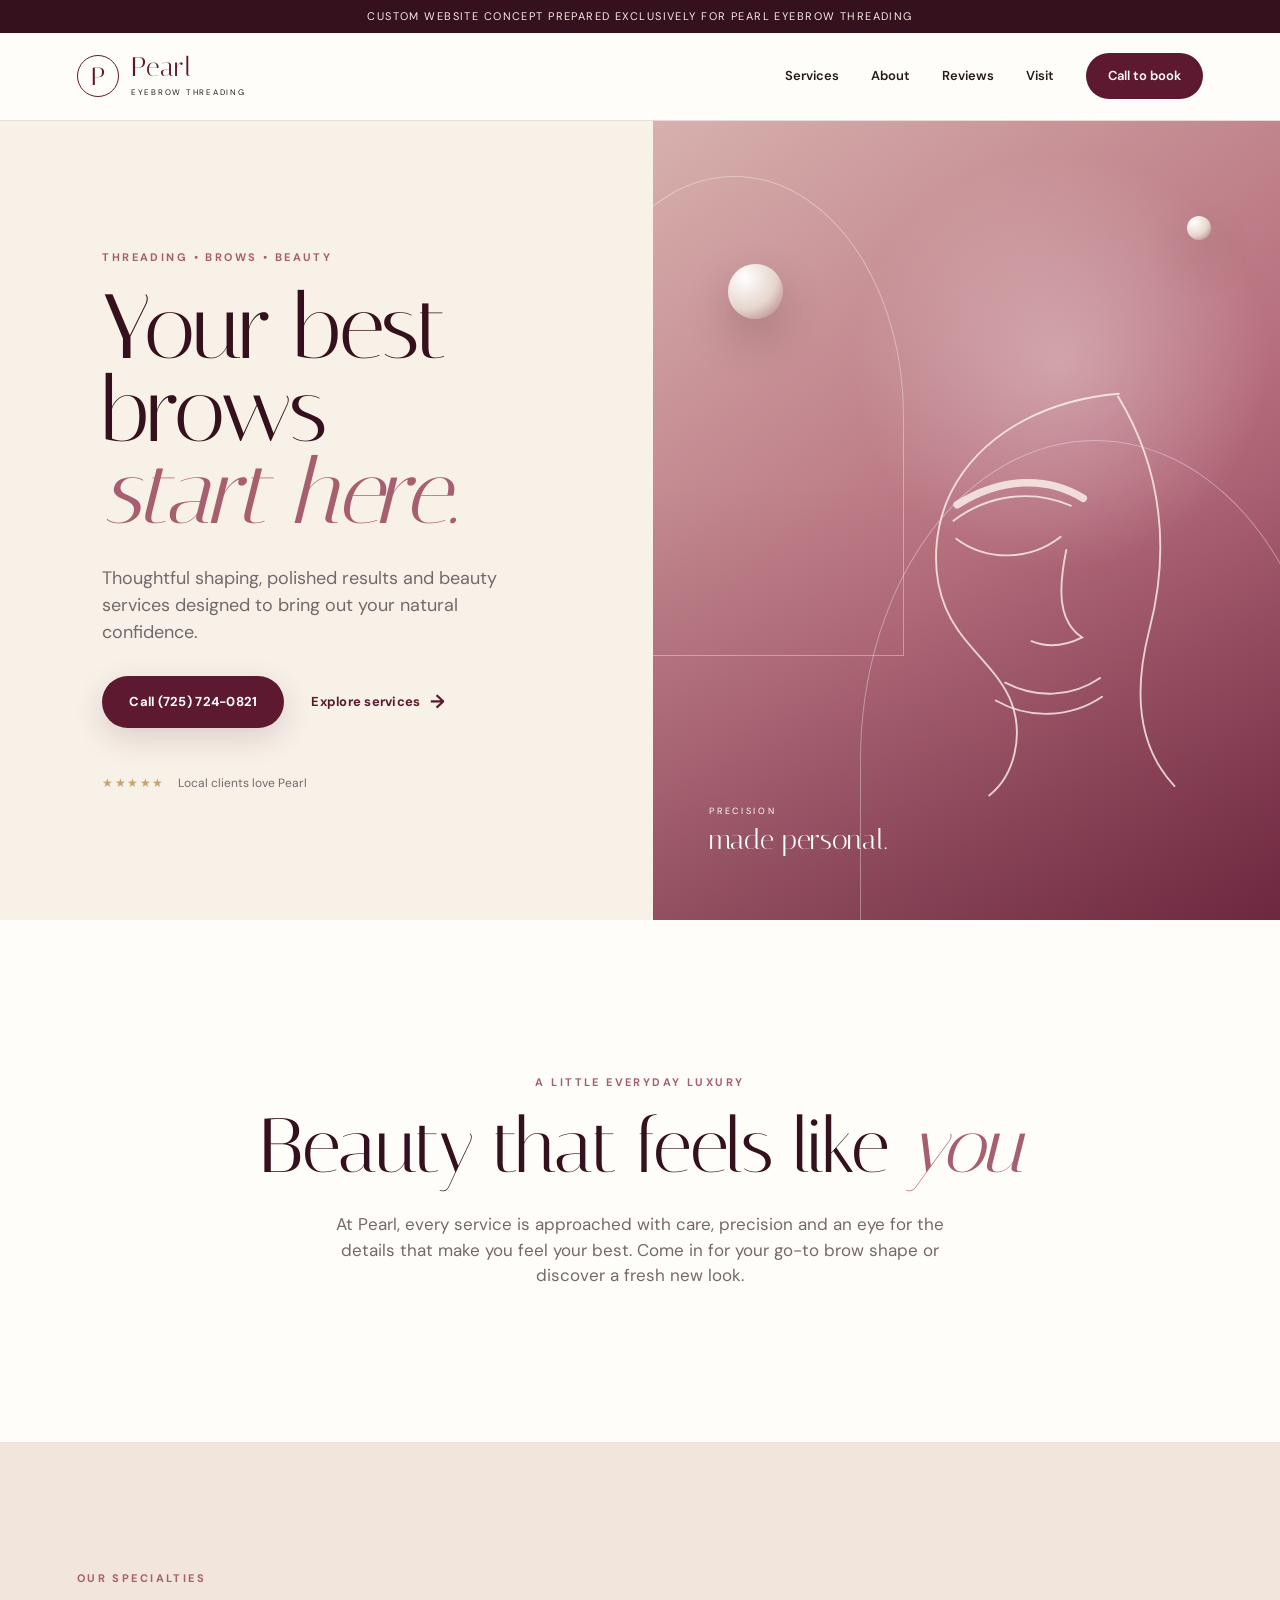
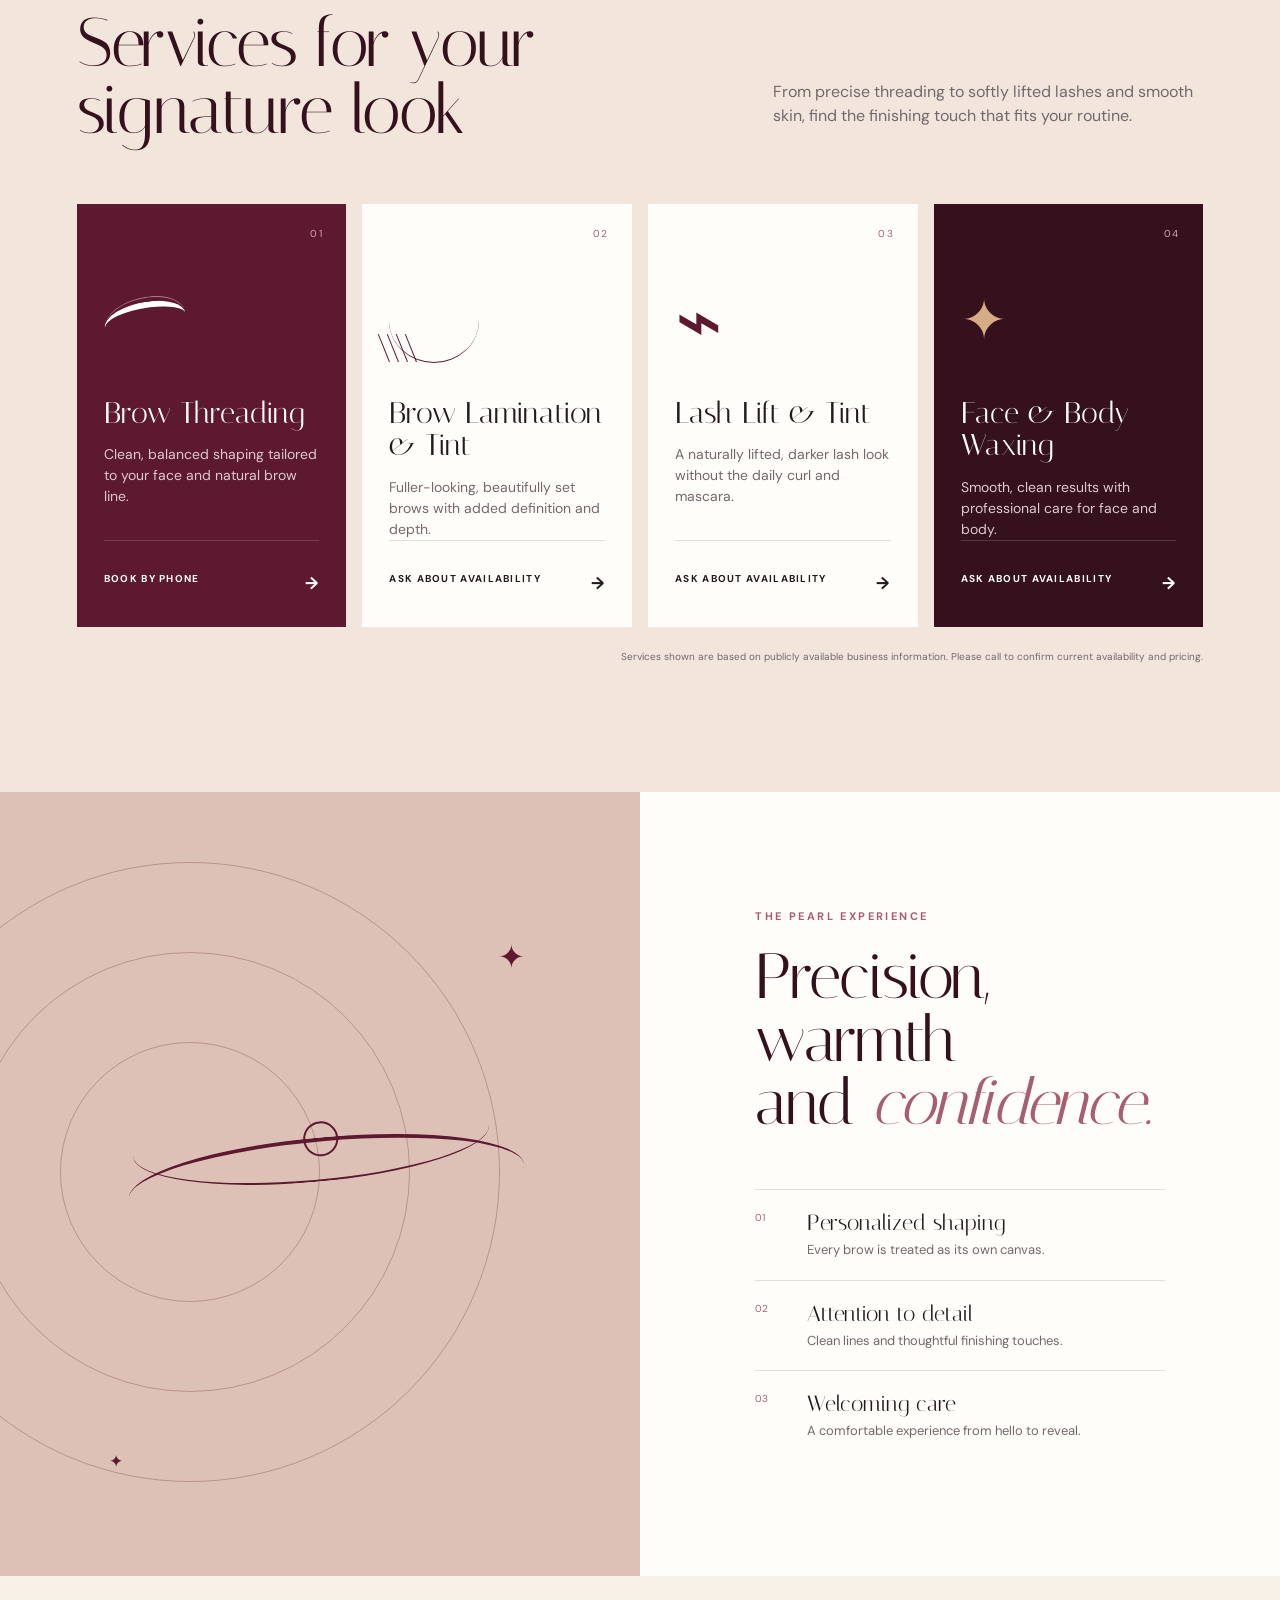
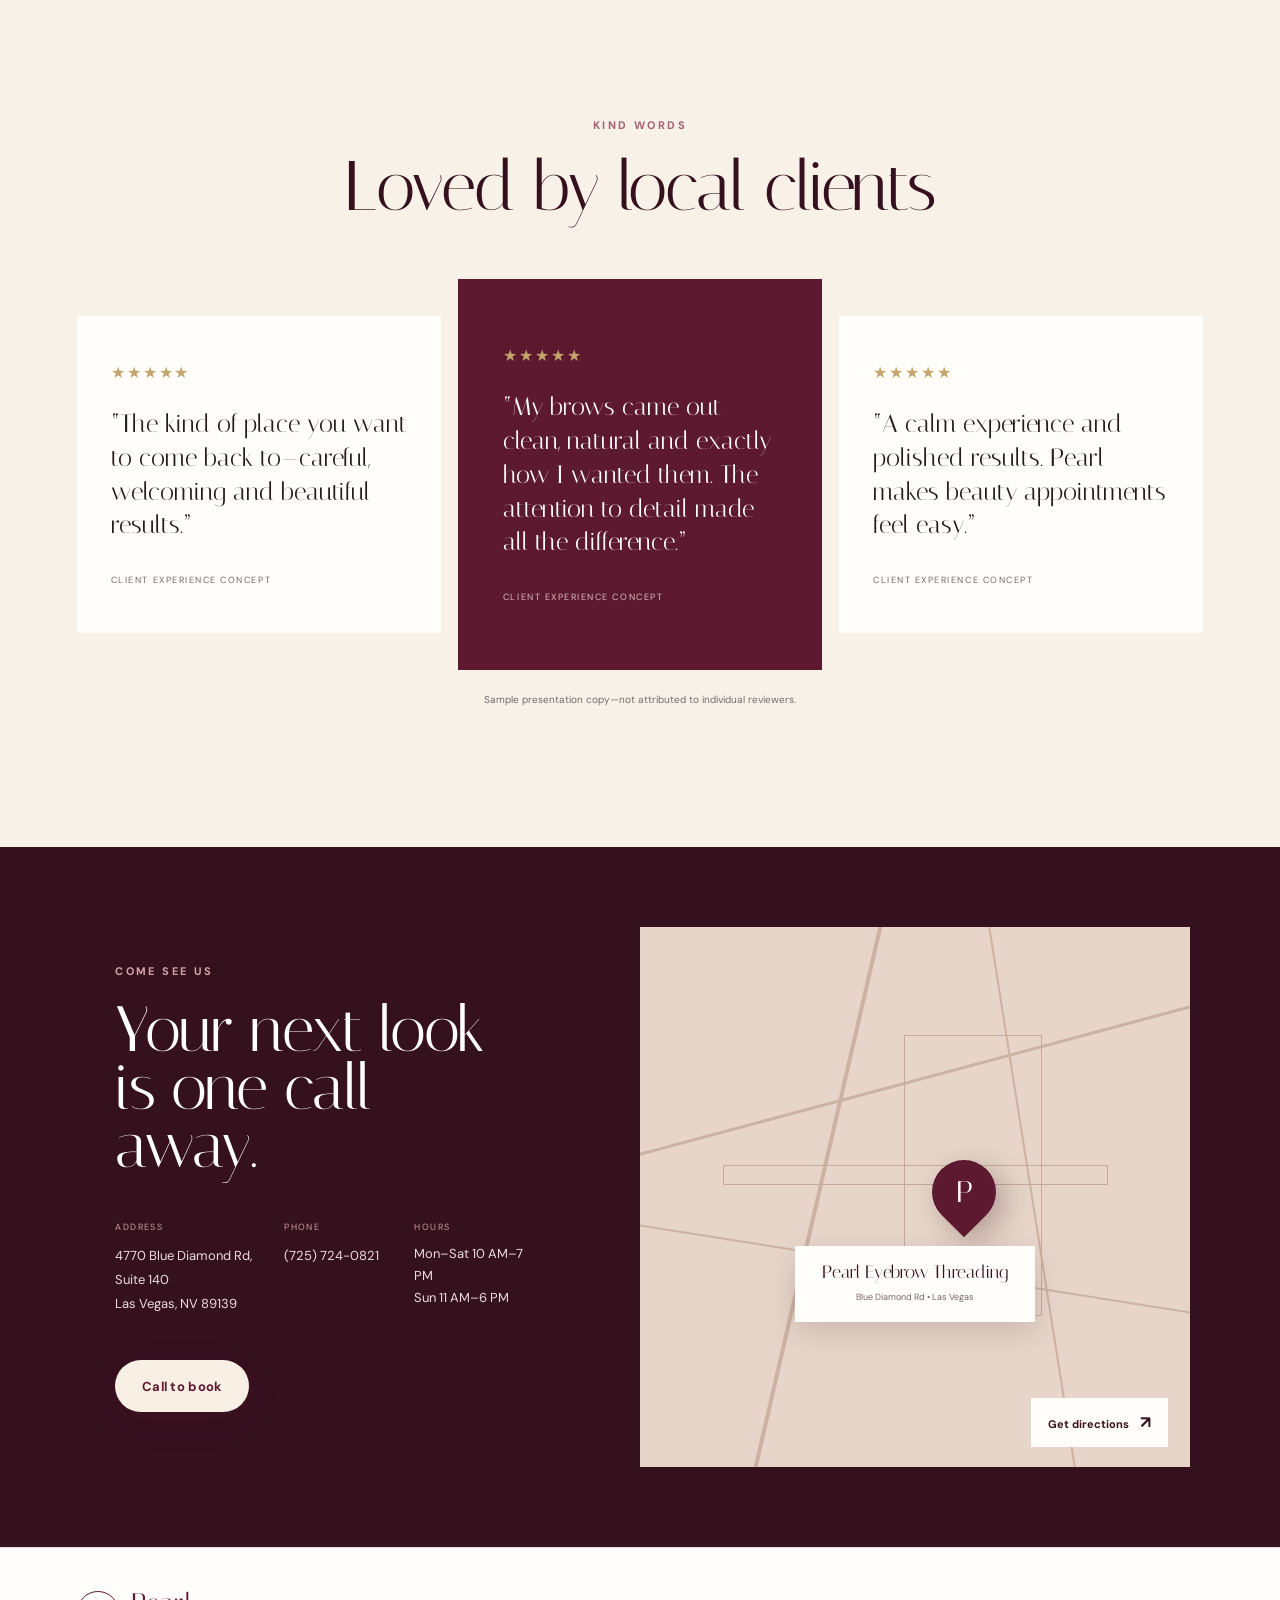
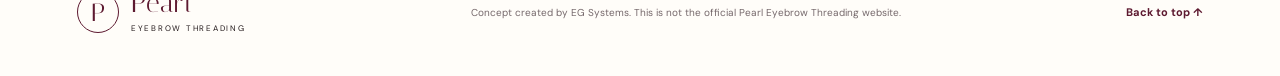
<file: pearl-eyebrow/index.html>
<!doctype html>
<html lang="en">
<head>
  <meta charset="utf-8">
  <meta name="viewport" content="width=device-width, initial-scale=1">
  <meta name="robots" content="noindex, nofollow">
  <meta name="theme-color" content="#5d1930">
  <meta name="description" content="A custom website concept prepared for Pearl Eyebrow Threading in Las Vegas.">
  <title>Pearl Eyebrow Threading | Website Concept</title>
  <link rel="preconnect" href="https://fonts.googleapis.com">
  <link rel="preconnect" href="https://fonts.gstatic.com" crossorigin>
  <link href="https://fonts.googleapis.com/css2?family=DM+Sans:wght@400;500;600;700&family=Italiana&display=swap" rel="stylesheet">
  <link rel="stylesheet" href="styles.css">
</head>
<body>
  <div class="concept-bar">Custom website concept prepared exclusively for Pearl Eyebrow Threading</div>

  <header class="site-header" id="top">
    <a class="brand" href="#top" aria-label="Pearl Eyebrow Threading home">
      <span class="brand-mark" aria-hidden="true">P</span>
      <span><strong>Pearl</strong><small>Eyebrow Threading</small></span>
    </a>
    <button class="nav-toggle" aria-label="Open navigation" aria-expanded="false"><span></span><span></span></button>
    <nav aria-label="Main navigation">
      <a href="#services">Services</a>
      <a href="#about">About</a>
      <a href="#reviews">Reviews</a>
      <a href="#visit">Visit</a>
      <a class="nav-cta" href="tel:+17257240821">Call to book</a>
    </nav>
  </header>

  <main>
    <section class="hero">
      <div class="hero-copy reveal">
        <p class="eyebrow">Threading • Brows • Beauty</p>
        <h1>Your best brows<br><em>start here.</em></h1>
        <p class="hero-lede">Thoughtful shaping, polished results and beauty services designed to bring out your natural confidence.</p>
        <div class="hero-actions">
          <a class="button primary" href="tel:+17257240821">Call (725) 724-0821</a>
          <a class="button text-link" href="#services">Explore services <span aria-hidden="true">→</span></a>
        </div>
        <div class="trust-row">
          <span class="stars" aria-label="Five stars">★★★★★</span>
          <span>Local clients love Pearl</span>
        </div>
      </div>

      <div class="hero-art reveal" aria-label="Elegant beauty illustration">
        <div class="arch arch-one"></div>
        <div class="arch arch-two"></div>
        <div class="pearl pearl-one"></div>
        <div class="pearl pearl-two"></div>
        <svg viewBox="0 0 500 620" role="img" aria-label="Minimal line illustration of a face and eyebrow">
          <path d="M355 91c-73 6-138 38-172 93-24 39-30 92-12 135 17 41 56 63 70 101 12 33 4 76-24 98"/>
          <path d="M179 226c37-28 84-34 125-16"/>
          <path class="brow" d="M183 209c46-29 95-31 134-7"/>
          <path d="M182 245c32 24 78 24 111-2"/>
          <path d="M299 257c-8 39-10 76 17 93-18 9-37 11-54 4"/>
          <path d="M234 398c33 17 70 16 101-5"/>
          <path d="M224 417c35 20 79 19 113-4"/>
          <path d="M354 94c48 79 55 166 33 249-14 55-17 118 27 165"/>
        </svg>
        <div class="art-caption"><span>Precision</span><strong>made personal.</strong></div>
      </div>
    </section>

    <section class="intro" id="about">
      <p class="section-kicker">A little everyday luxury</p>
      <h2>Beauty that feels like <em>you</em></h2>
      <p>At Pearl, every service is approached with care, precision and an eye for the details that make you feel your best. Come in for your go-to brow shape or discover a fresh new look.</p>
    </section>

    <section class="services" id="services">
      <div class="section-heading">
        <div><p class="section-kicker">Our specialties</p><h2>Services for your<br>signature look</h2></div>
        <p>From precise threading to softly lifted lashes and smooth skin, find the finishing touch that fits your routine.</p>
      </div>
      <div class="service-grid">
        <article class="service-card featured">
          <div class="card-number">01</div>
          <div class="brow-icon" aria-hidden="true"><span></span></div>
          <h3>Brow Threading</h3>
          <p>Clean, balanced shaping tailored to your face and natural brow line.</p>
          <a href="tel:+17257240821">Book by phone <span>→</span></a>
        </article>
        <article class="service-card">
          <div class="card-number">02</div>
          <div class="lash-icon" aria-hidden="true"><i></i><i></i><i></i><i></i></div>
          <h3>Brow Lamination & Tint</h3>
          <p>Fuller-looking, beautifully set brows with added definition and depth.</p>
          <a href="tel:+17257240821">Ask about availability <span>→</span></a>
        </article>
        <article class="service-card">
          <div class="card-number">03</div>
          <div class="lift-icon" aria-hidden="true">⌁</div>
          <h3>Lash Lift & Tint</h3>
          <p>A naturally lifted, darker lash look without the daily curl and mascara.</p>
          <a href="tel:+17257240821">Ask about availability <span>→</span></a>
        </article>
        <article class="service-card dark">
          <div class="card-number">04</div>
          <div class="wax-icon" aria-hidden="true">✦</div>
          <h3>Face & Body Waxing</h3>
          <p>Smooth, clean results with professional care for face and body.</p>
          <a href="tel:+17257240821">Ask about availability <span>→</span></a>
        </article>
      </div>
      <p class="service-note">Services shown are based on publicly available business information. Please call to confirm current availability and pricing.</p>
    </section>

    <section class="experience">
      <div class="experience-art" aria-hidden="true">
        <span class="ring ring-a"></span><span class="ring ring-b"></span><span class="ring ring-c"></span>
        <span class="spark s1">✦</span><span class="spark s2">✦</span>
        <div class="eye-line"><span></span></div>
      </div>
      <div class="experience-copy">
        <p class="section-kicker">The Pearl experience</p>
        <h2>Precision, warmth<br>and <em>confidence.</em></h2>
        <div class="feature-list">
          <div><span>01</span><p><strong>Personalized shaping</strong>Every brow is treated as its own canvas.</p></div>
          <div><span>02</span><p><strong>Attention to detail</strong>Clean lines and thoughtful finishing touches.</p></div>
          <div><span>03</span><p><strong>Welcoming care</strong>A comfortable experience from hello to reveal.</p></div>
        </div>
      </div>
    </section>

    <section class="reviews" id="reviews">
      <p class="section-kicker">Kind words</p>
      <h2>Loved by local clients</h2>
      <div class="review-grid">
        <blockquote><div class="stars">★★★★★</div><p>“The kind of place you want to come back to—careful, welcoming and beautiful results.”</p><footer>Client experience concept</footer></blockquote>
        <blockquote class="main-review"><div class="stars">★★★★★</div><p>“My brows came out clean, natural and exactly how I wanted them. The attention to detail made all the difference.”</p><footer>Client experience concept</footer></blockquote>
        <blockquote><div class="stars">★★★★★</div><p>“A calm experience and polished results. Pearl makes beauty appointments feel easy.”</p><footer>Client experience concept</footer></blockquote>
      </div>
      <p class="review-note">Sample presentation copy—not attributed to individual reviewers.</p>
    </section>

    <section class="visit" id="visit">
      <div class="visit-copy">
        <p class="section-kicker">Come see us</p>
        <h2>Your next look<br>is one call away.</h2>
        <div class="visit-details">
          <div><span>Address</span><a href="https://www.google.com/maps/search/?api=1&query=Pearl+Eyebrow+Threading+4770+Blue+Diamond+Rd+Suite+140+Las+Vegas+NV+89139">4770 Blue Diamond Rd, Suite 140<br>Las Vegas, NV 89139</a></div>
          <div><span>Phone</span><a href="tel:+17257240821">(725) 724-0821</a></div>
          <div><span>Hours</span><p>Mon–Sat 10 AM–7 PM<br>Sun 11 AM–6 PM</p></div>
        </div>
        <a class="button primary light" href="tel:+17257240821">Call to book</a>
      </div>
      <div class="map-card">
        <div class="map-grid" aria-hidden="true"><i></i><i></i><i></i><i></i><i></i><i></i></div>
        <div class="map-pin"><span>P</span></div>
        <div class="map-label"><strong>Pearl Eyebrow Threading</strong><small>Blue Diamond Rd • Las Vegas</small></div>
        <a href="https://www.google.com/maps/search/?api=1&query=Pearl+Eyebrow+Threading+4770+Blue+Diamond+Rd+Suite+140+Las+Vegas+NV+89139">Get directions <span>↗</span></a>
      </div>
    </section>
  </main>

  <footer class="site-footer">
    <div class="footer-brand"><span class="brand-mark">P</span><span><strong>Pearl</strong><small>Eyebrow Threading</small></span></div>
    <p>Concept created by EG Systems. This is not the official Pearl Eyebrow Threading website.</p>
    <a href="#top">Back to top ↑</a>
  </footer>

  <div class="mobile-cta"><a href="tel:+17257240821">Call to book <span>(725) 724-0821</span></a></div>
  <script src="script.js"></script>
</body>
</html>
</file>
<file: 702-divine-shine/styles.css>
:root{--ink:#07090c;--paper:#f1f0eb;--white:#fff;--blue:#3578ff;--line:rgba(255,255,255,.18);--muted:#9ba1aa;--condensed:"Barlow Condensed",sans-serif;--body:"Manrope",sans-serif}
*{box-sizing:border-box}html{scroll-behavior:smooth}body{margin:0;background:#11151b;color:var(--white);font-family:var(--body);font-size:15px}.site-shell{overflow:hidden;background:var(--ink)}a{color:inherit;text-decoration:none}.nav{height:92px;display:grid;grid-template-columns:1fr auto 1fr;align-items:center;padding:0 clamp(24px,5vw,76px);position:absolute;z-index:10;width:100%;border-bottom:1px solid var(--line)}.brand{display:flex;align-items:center;gap:10px;width:max-content}.brand-mark{font:800 33px/.8 var(--condensed);letter-spacing:-2px;color:var(--blue)}.brand-name{font:700 11px/.85 var(--body);letter-spacing:2px}.nav nav{display:flex;gap:40px;font-size:12px;text-transform:uppercase;letter-spacing:1.5px}.nav nav a{transition:.2s}.nav nav a:hover{color:#8fb1ff}.nav-cta{justify-self:end;text-transform:uppercase;font-size:11px;font-weight:700;letter-spacing:1.4px;border-bottom:1px solid #fff;padding:12px 0}.nav-cta span{color:var(--blue);margin-left:16px}.hero{height:min(900px,100vh);min-height:720px;position:relative;display:flex;align-items:flex-end;padding:0 clamp(24px,6vw,96px) 112px}.hero-image{position:absolute;inset:0;width:100%;height:100%;object-fit:cover}.hero-scrim{position:absolute;inset:0;background:linear-gradient(90deg,rgba(4,6,10,.94) 0%,rgba(4,6,10,.63) 38%,rgba(4,6,10,.06) 72%),linear-gradient(0deg,rgba(4,6,10,.8),transparent 38%)}.hero-content{position:relative;z-index:2;max-width:830px}.eyebrow,.section-label{text-transform:uppercase;letter-spacing:3px;font-size:10px;font-weight:700}.eyebrow{display:flex;align-items:center;gap:12px;color:#d8e2fb}.eyebrow span{width:34px;height:2px;background:var(--blue)}h1,h2,h3,p{margin-top:0}.hero h1{font:700 clamp(72px,9.7vw,148px)/.75 var(--condensed);letter-spacing:-.04em;text-transform:uppercase;margin:28px 0 34px;max-width:900px}.hero h1 em{font-weight:500;color:transparent;-webkit-text-stroke:1px rgba(255,255,255,.77)}.hero-copy{max-width:520px;font-size:16px;line-height:1.75;color:#cdd1d8}.hero-actions{display:flex;align-items:center;gap:34px;margin-top:36px}.button{display:inline-flex;align-items:center;gap:30px;background:var(--blue);padding:18px 22px;text-transform:uppercase;font-size:11px;font-weight:800;letter-spacing:1.3px}.button span{font-weight:500;color:#dbe6ff}.text-link{font-size:11px;text-transform:uppercase;letter-spacing:1.2px}.text-link span{margin-left:14px;color:var(--blue)}.hero-stamp{position:absolute;z-index:2;right:6vw;bottom:124px;width:132px;height:132px;border:1px solid rgba(255,255,255,.46);border-radius:50%;display:flex;flex-direction:column;align-items:center;justify-content:center;transform:rotate(7deg);font:600 8px var(--body);letter-spacing:2px}.hero-stamp strong{font:800 48px/.95 var(--condensed);color:var(--blue);letter-spacing:-2px}.hero-meta{position:absolute;z-index:2;bottom:0;left:0;width:100%;height:52px;border-top:1px solid var(--line);display:flex;align-items:center;justify-content:flex-end;gap:28px;padding:0 6vw;color:#8f96a0;text-transform:uppercase;font-size:9px;letter-spacing:2px}.manifesto{padding:150px clamp(24px,7vw,112px);background:var(--paper);color:var(--ink)}.section-label{color:#5b6068;margin-bottom:44px}.manifesto-grid{display:grid;grid-template-columns:1.4fr .6fr;gap:10vw;align-items:end}.manifesto h2,.craft h2,.booking h2{font:700 clamp(54px,7vw,105px)/.88 var(--condensed);text-transform:uppercase;letter-spacing:-.035em;margin:0}.manifesto h2 span{color:var(--blue)}.manifesto-grid>div p{font-size:17px;line-height:1.8;color:#555c64}.arrow-link{display:inline-flex;justify-content:space-between;width:100%;border-bottom:1px solid #a8aaac;padding:20px 0 13px;margin-top:20px;font-size:11px;text-transform:uppercase;letter-spacing:1.5px;font-weight:800}.arrow-link span{color:var(--blue)}.services{padding:130px clamp(24px,7vw,112px);background:#0b0d11}.services-heading{display:flex;justify-content:space-between;align-items:flex-start;margin-bottom:40px}.services-heading>p:last-child{color:#858b94;max-width:340px;line-height:1.6}.service-row{display:grid;grid-template-columns:70px 1.2fr 1fr auto;gap:32px;align-items:center;min-height:158px;border-top:1px solid #292d34;position:relative;transition:.25s}.service-row:last-child{border-bottom:1px solid #292d34}.service-row:hover{padding-left:18px;background:#0f1218}.service-number{font:600 13px var(--condensed);color:#626973}.service-row h3{font:600 clamp(38px,4vw,61px)/.9 var(--condensed);text-transform:uppercase;margin:0}.service-row p{color:#8d939c;line-height:1.65;margin:0}.service-row a{font-size:10px;text-transform:uppercase;letter-spacing:1.3px}.featured:before{content:"";position:absolute;left:-112px;width:4px;height:100%;background:var(--blue)}.featured h3{color:#84a9ff}.popular{display:block;color:var(--blue);font-size:8px;text-transform:uppercase;letter-spacing:2px;margin-bottom:10px}.craft{display:grid;grid-template-columns:1.05fr .95fr;min-height:850px;background:#12151a}.craft-image-wrap{position:relative;min-height:720px}.craft-image{width:100%;height:100%;object-fit:cover}.image-note{position:absolute;right:-1px;bottom:0;background:var(--blue);padding:27px 34px;font:600 20px/1.1 var(--condensed);text-transform:uppercase;letter-spacing:1px}.craft-copy{padding:120px clamp(35px,7vw,110px);display:flex;flex-direction:column;justify-content:center}.craft h2{font-size:clamp(50px,6vw,86px);margin-bottom:70px}.craft ol{padding:0;margin:0;list-style:none}.craft li{display:grid;grid-template-columns:46px 1fr;gap:18px;padding:24px 0;border-top:1px solid #30343b}.craft li:last-child{border-bottom:1px solid #30343b}.craft li>span{font:600 12px var(--condensed);color:var(--blue)}.craft strong{font:600 17px var(--condensed);text-transform:uppercase;letter-spacing:1px}.craft li p{color:#858b94;line-height:1.6;margin:7px 0 0;font-size:13px}.quote-band{background:var(--blue);padding:42px clamp(24px,7vw,112px);display:flex;align-items:center;justify-content:space-between}.quote-band p{font:600 clamp(28px,3vw,44px)/1 var(--condensed);text-transform:uppercase;margin:0}.quote-band span{font-size:9px;text-transform:uppercase;letter-spacing:2px}.booking{padding:140px clamp(24px,7vw,112px);display:grid;grid-template-columns:1fr .7fr;gap:10vw;align-items:end;background:var(--paper);color:var(--ink)}.booking h2 em{font-weight:500;color:transparent;-webkit-text-stroke:1px #4f555d}.booking-actions{display:flex;flex-direction:column}.booking-phone{display:grid;grid-template-columns:1fr auto;align-items:end;border-bottom:1px solid #aaaeb3;padding:20px 0;font:700 30px var(--condensed);letter-spacing:.5px}.booking-phone span{grid-column:1/-1;font:700 9px var(--body);letter-spacing:2px;text-transform:uppercase;color:#686d73;margin-bottom:8px}.booking-phone b{color:var(--blue)}.booking-email{padding:18px 0;font-size:12px}.booking-email:hover{color:var(--blue)}footer{padding:38px clamp(24px,7vw,112px);display:grid;grid-template-columns:1fr 1fr 1fr;align-items:end;border-top:1px solid #252930;color:#737a85;font-size:9px;text-transform:uppercase;letter-spacing:1.5px}.footer-brand{color:#fff}footer p{margin:0}footer p:last-child{text-align:right}footer strong{color:#fff}
@media(max-width:820px){.nav{height:74px;grid-template-columns:1fr 1fr}.nav nav{display:none}.nav-cta{font-size:9px}.hero{min-height:740px;padding-bottom:92px}.hero-scrim{background:linear-gradient(90deg,rgba(4,6,10,.91),rgba(4,6,10,.28)),linear-gradient(0deg,rgba(4,6,10,.9),transparent 50%)}.hero h1{font-size:72px;line-height:.79}.hero-copy{font-size:14px}.hero-actions{align-items:flex-start;flex-direction:column;gap:24px}.hero-stamp{width:90px;height:90px;right:24px;bottom:98px}.hero-stamp strong{font-size:34px}.hero-stamp span{font-size:6px}.hero-meta{justify-content:flex-start;overflow:hidden;white-space:nowrap}.manifesto{padding-block:90px}.manifesto-grid{grid-template-columns:1fr;gap:45px}.manifesto h2{font-size:59px}.services{padding-block:85px}.services-heading{display:block}.services-heading>p:last-child{margin-top:16px}.service-row{grid-template-columns:38px 1fr auto;gap:15px;padding:28px 0}.service-row>p{grid-column:2/-1}.service-row h3{font-size:37px}.featured:before{left:-24px}.craft{grid-template-columns:1fr}.craft-image-wrap{min-height:560px}.craft-copy{padding:86px 24px}.craft h2{font-size:55px;margin-bottom:50px}.quote-band{display:block}.quote-band span{display:block;margin-top:14px}.booking{grid-template-columns:1fr;padding-block:90px}.booking h2{font-size:58px}.booking-phone{font-size:27px}footer{grid-template-columns:1fr;gap:22px}footer p:last-child{text-align:left}}
@media(prefers-reduced-motion:no-preference){.hero-content>*{opacity:0;transform:translateY(20px);animation:reveal .7s ease forwards}.hero-content>*:nth-child(2){animation-delay:.1s}.hero-content>*:nth-child(3){animation-delay:.2s}.hero-content>*:nth-child(4){animation-delay:.3s}@keyframes reveal{to{opacity:1;transform:none}}}
</file>
<file: flipson-pressure-washing/styles.css>
:root{--ink:#11130f;--sand:#ede6d8;--blue:#168ce8;--lime:#c9ff3d;--white:#fff;--line:rgba(17,19,15,.18);--display:"Archivo Black",sans-serif;--body:"DM Sans",sans-serif}*{box-sizing:border-box}html{scroll-behavior:smooth}body{margin:0;background:var(--ink);color:var(--white);font-family:var(--body)}a{color:inherit;text-decoration:none}.topbar{position:absolute;z-index:8;top:0;width:100%;height:90px;padding:0 clamp(22px,5vw,78px);display:grid;grid-template-columns:1fr auto 1fr;align-items:center;border-bottom:1px solid rgba(255,255,255,.25)}.logo{display:grid;grid-template-columns:38px auto;grid-template-rows:1fr 1fr;width:max-content;font:22px/.9 var(--display);letter-spacing:-1px}.logo>span{grid-row:1/3;width:30px;height:30px;display:grid;place-items:center;background:var(--lime);color:var(--ink);transform:skew(-8deg);margin-right:7px}.logo small{font:600 7px/1 var(--body);letter-spacing:2.3px;color:#aeb4b1}.topbar nav{display:flex;gap:38px;text-transform:uppercase;font-size:10px;font-weight:700;letter-spacing:1.5px}.quote-link{justify-self:end;font-size:10px;font-weight:700;text-transform:uppercase;letter-spacing:1.4px;padding:12px 0;border-bottom:2px solid var(--lime)}.quote-link b{color:var(--lime);margin-left:18px}.hero{height:min(930px,100vh);min-height:740px;position:relative;display:flex;align-items:center;padding:120px clamp(22px,6vw,96px) 70px}.hero>img{position:absolute;inset:0;width:100%;height:100%;object-fit:cover}.hero-overlay{position:absolute;inset:0;background:linear-gradient(90deg,rgba(8,10,8,.83),rgba(8,10,8,.26) 54%,rgba(8,10,8,.04)),linear-gradient(0deg,rgba(8,10,8,.58),transparent 42%)}.hero-copy{position:relative;z-index:2;max-width:960px}.kicker,.section-tag{text-transform:uppercase;letter-spacing:2.6px;font-size:9px;font-weight:700}.kicker:before,.section-tag:before{content:"";display:inline-block;width:30px;height:2px;background:var(--lime);vertical-align:middle;margin-right:12px}.hero h1{font:clamp(70px,9vw,142px)/.78 var(--display);letter-spacing:-.065em;text-transform:uppercase;margin:35px 0 48px}.hero h1 span{-webkit-text-stroke:1px rgba(255,255,255,.75);color:transparent}.hero-bottom{display:flex;align-items:center;gap:60px}.hero-bottom>p{max-width:390px;color:#d2d4d1;line-height:1.7}.primary{background:var(--lime);color:var(--ink);padding:18px 22px;text-transform:uppercase;font-size:10px;font-weight:800;letter-spacing:1.3px}.primary span{font-weight:500;margin-left:25px}.split-label{position:absolute;z-index:3;bottom:26px;text-transform:uppercase;font-size:8px;font-weight:800;letter-spacing:2px}.split-label:before{content:"";display:inline-block;width:8px;height:8px;border-radius:50%;margin-right:8px}.before{left:25%}.before:before{background:#8b8174}.after{right:24%}.after:before{background:var(--lime)}.ticker{overflow:hidden;background:var(--lime);color:var(--ink);font:22px var(--display);white-space:nowrap;padding:18px 0}.ticker div{width:max-content;animation:tick 24s linear infinite}.ticker i{font-style:normal;margin:0 25px;color:var(--blue)}@keyframes tick{to{transform:translateX(-50%)}}.intro{background:var(--sand);color:var(--ink);padding:140px clamp(22px,7vw,112px)}.section-tag{color:#65665e}.intro-grid{display:grid;grid-template-columns:1.1fr .9fr;gap:10vw;align-items:end}.intro h2,.service-title h2,.paver-copy h2,.commercial h2,.areas h2,.final-cta h2{font:clamp(54px,7vw,104px)/.84 var(--display);letter-spacing:-.06em;text-transform:uppercase;margin:0}.intro h2 em{font-style:normal;color:var(--blue)}.intro-copy>p{font-size:18px;line-height:1.75;color:#575a54}.proof-grid{display:grid;grid-template-columns:1fr 1fr;margin-top:50px;border-top:1px solid var(--line);border-left:1px solid var(--line)}.proof-grid>div{padding:20px;border-right:1px solid var(--line);border-bottom:1px solid var(--line)}.proof-grid strong,.proof-grid span{display:block}.proof-grid strong{font:20px var(--display);text-transform:uppercase}.proof-grid span{font-size:10px;color:#6d7069;margin-top:7px}.services{background:#121510;padding:130px clamp(22px,7vw,112px);display:grid;grid-template-columns:.75fr 1.25fr;gap:8vw}.service-title h2{font-size:clamp(48px,5vw,78px)}.service-stack{border-top:1px solid #353a33}.service-stack article{display:grid;grid-template-columns:45px 1fr auto;gap:18px;padding:29px 0;border-bottom:1px solid #353a33;align-items:center}.service-stack article>span{color:var(--lime);font-size:10px}.service-stack h3{font:28px/1 var(--display);text-transform:uppercase;margin:0 0 8px}.service-stack p{color:#868d84;margin:0;font-size:12px}.service-stack strong{font-size:11px;text-transform:uppercase;letter-spacing:1px}.pavers{background:var(--sand);color:var(--ink);display:grid;grid-template-columns:1.15fr .85fr;min-height:820px}.paver-photo{position:relative}.paver-photo img{width:100%;height:100%;object-fit:cover}.paver-photo span{position:absolute;bottom:0;right:0;background:var(--lime);padding:25px 30px;font:20px var(--display);text-transform:uppercase}.paver-copy{padding:100px clamp(30px,7vw,110px);display:flex;flex-direction:column;justify-content:center}.paver-copy h2{font-size:clamp(53px,6vw,90px);margin:18px 0 34px}.paver-copy>p:not(.section-tag){font-size:16px;color:#5b5e57;line-height:1.75}.paver-copy a{border-bottom:2px solid var(--ink);display:flex;justify-content:space-between;margin-top:30px;padding:18px 0;text-transform:uppercase;font-weight:800;font-size:10px;letter-spacing:1.4px}.paver-copy a b{color:var(--blue)}.commercial{position:relative;overflow:hidden;background:var(--blue);padding:130px clamp(22px,7vw,112px)}.commercial .section-tag{color:#e7f5ff}.commercial .section-tag:before{background:var(--lime)}.commercial>div{display:grid;grid-template-columns:1fr .65fr;gap:9vw;align-items:end}.commercial h2{font-size:clamp(60px,8vw,112px)}.commercial div p{line-height:1.75}.outline{display:inline-block;border:1px solid #fff;padding:17px 20px;text-transform:uppercase;font-size:9px;letter-spacing:1.5px;font-weight:700;margin-top:20px}.watermark{position:absolute;right:-25px;top:28px;font:110px var(--display);color:rgba(255,255,255,.08);white-space:nowrap}.areas{padding:125px clamp(22px,7vw,112px);background:#10130f}.areas h2{margin:25px 0 60px}.area-list{display:flex;flex-wrap:wrap;gap:12px}.area-list span{border:1px solid #3d433a;padding:14px 18px;text-transform:uppercase;font-size:9px;letter-spacing:1.5px}.area-list span:hover{background:var(--lime);border-color:var(--lime);color:var(--ink)}.final-cta{padding:130px clamp(22px,7vw,112px);background:var(--lime);color:var(--ink);position:relative}.final-cta>p{text-transform:uppercase;letter-spacing:2px;font-size:9px}.final-cta h2{font-size:clamp(76px,11vw,160px)}.final-cta>a:not(.email){position:absolute;right:8vw;bottom:145px;font:35px var(--display);border-bottom:5px solid var(--ink);padding-bottom:12px}.final-cta>a span{color:var(--blue)}.final-cta .email{position:absolute;right:8vw;bottom:90px;font-size:12px}footer{padding:38px clamp(22px,5vw,78px);display:grid;grid-template-columns:1fr 1fr 1fr;align-items:end;color:#81887f;font-size:9px;text-transform:uppercase;letter-spacing:1.5px}footer p{margin:0}footer p:last-child{text-align:right}
@media(max-width:820px){.topbar{height:72px;grid-template-columns:1fr auto}.topbar nav{display:none}.hero{min-height:760px;padding-bottom:100px}.hero-overlay{background:linear-gradient(90deg,rgba(8,10,8,.83),rgba(8,10,8,.2)),linear-gradient(0deg,rgba(8,10,8,.78),transparent)}.hero h1{font-size:66px}.hero-bottom{display:block}.hero-bottom>p{font-size:13px}.primary{display:inline-block;margin-top:18px}.split-label{display:none}.ticker{font-size:16px}.intro,.services,.commercial,.areas,.final-cta{padding-block:85px}.intro-grid,.services,.pavers,.commercial>div{grid-template-columns:1fr}.intro h2{font-size:58px}.intro-copy{margin-top:45px}.services{gap:50px}.service-stack article{grid-template-columns:32px 1fr}.service-stack article>strong{grid-column:2}.paver-photo{min-height:560px}.paver-copy{padding:85px 24px}.commercial h2{font-size:58px}.commercial div p{margin-top:30px}.watermark{font-size:58px}.areas h2{font-size:60px}.final-cta h2{font-size:78px}.final-cta>a:not(.email){position:static;display:inline-block;font-size:27px;margin-top:45px}.final-cta .email{position:static;display:block;margin-top:25px}footer{grid-template-columns:1fr;gap:22px}footer p:last-child{text-align:left}}
@media(prefers-reduced-motion:reduce){.ticker div{animation:none}}
</file>
<file: lady-boss-lashes/styles.css>
:root{--ink:#171214;--black:#21191c;--rose:#b77b86;--pink:#e7c9ce;--blush:#f5e9e7;--cream:#fbf7f1;--gold:#d7b274;--white:#fffdfa;--muted:#75686c;--line:rgba(33,25,28,.14)}
*{box-sizing:border-box}html{scroll-behavior:smooth}body{margin:0;background:var(--white);color:var(--ink);font-family:"DM Sans",sans-serif;line-height:1.55}a{color:inherit;text-decoration:none}.concept-bar{padding:8px 20px;text-align:center;background:var(--black);color:#f2dfe2;font-size:10px;letter-spacing:.16em;text-transform:uppercase}.site-header{height:88px;padding:0 clamp(24px,6vw,90px);display:flex;align-items:center;justify-content:space-between;background:rgba(255,253,250,.96);border-bottom:1px solid var(--line);position:relative;z-index:10}.brand,.footer-brand{display:flex;align-items:center;gap:12px}.brand-mark{width:45px;height:45px;border:1px solid var(--ink);border-radius:50%;display:grid;place-items:center;font:15px "Italiana",serif;letter-spacing:.06em}.brand strong,.footer-brand strong{display:block;font:27px/1 "Italiana",serif}.brand small,.footer-brand small{display:block;margin-top:5px;font-size:8px;letter-spacing:.25em;text-transform:uppercase}.site-header nav{display:flex;align-items:center;gap:30px;font-size:13px;font-weight:600}.site-header nav>a:not(.nav-cta){position:relative}.site-header nav>a:not(.nav-cta):after{content:"";position:absolute;left:0;bottom:-6px;width:0;height:1px;background:var(--rose);transition:.25s}.site-header nav>a:hover:after{width:100%}.nav-cta{padding:13px 23px;border-radius:999px;background:var(--ink);color:white}.nav-toggle{display:none;border:0;background:none;padding:10px}.nav-toggle span{display:block;width:24px;height:1px;background:var(--ink);margin:6px}
.hero{min-height:calc(100vh - 121px);display:grid;grid-template-columns:1.05fr .95fr;background:var(--cream);overflow:hidden}.hero-copy{padding:clamp(70px,9vw,135px) clamp(28px,7vw,105px);display:flex;flex-direction:column;justify-content:center}.eyebrow,.section-kicker{text-transform:uppercase;letter-spacing:.24em;font-size:10px;font-weight:700;color:var(--rose);margin:0 0 23px}.hero h1,.intro h2,.lynk h2,.artist h2,.reviews h2,.visit h2{font:clamp(54px,6.8vw,104px)/.92 "Italiana",serif;letter-spacing:-.025em;margin:0}.hero h1 em,h2 em{color:var(--rose);font-style:italic}.hero-lede{max-width:570px;font-size:18px;color:var(--muted);margin:30px 0}.hero-actions{display:flex;gap:15px;align-items:center;flex-wrap:wrap}.button{min-height:52px;padding:0 27px;border-radius:999px;display:inline-flex;align-items:center;justify-content:center;font-size:12px;font-weight:700;letter-spacing:.02em;transition:.25s}.button.primary{background:var(--ink);color:white;box-shadow:0 12px 30px rgba(23,18,20,.14)}.button.primary:hover{transform:translateY(-2px);background:#000}.button.ghost{border:1px solid var(--line)}.button.ghost span{margin-left:12px}.trust-row{margin-top:44px;display:flex;align-items:center;gap:12px;font-size:12px;color:var(--muted)}.stars{color:var(--gold);letter-spacing:.12em}.trust-row strong{color:var(--ink)}.hero-visual{position:relative;min-height:620px;background:linear-gradient(145deg,#2a2024,#181214);overflow:hidden}.glow{position:absolute;inset:12% 8%;background:radial-gradient(circle,rgba(190,117,131,.35),transparent 62%)}.halo{position:absolute;border:1px solid rgba(231,201,206,.15);border-radius:50%}.h1{width:620px;height:620px;right:-170px;top:-90px}.h2{width:440px;height:440px;left:-150px;bottom:-100px}.hero-visual svg{position:absolute;z-index:2;width:83%;left:8%;top:12%;fill:none;stroke:#e7c9ce;stroke-width:2;stroke-linecap:round}.hero-visual svg .lid{stroke-width:9}.hero-visual svg .pupil{fill:var(--gold);stroke:none}.visual-note{position:absolute;z-index:3;left:9%;bottom:8%;color:white}.visual-note span{display:block;font-size:9px;text-transform:uppercase;letter-spacing:.25em;color:#d5a9b1}.visual-note strong{font:29px "Italiana",serif}.reveal{opacity:0;transform:translateY(14px);animation:reveal .8s ease forwards}.hero-visual.reveal{animation-delay:.12s}@keyframes reveal{to{opacity:1;transform:none}}
.marquee{overflow:hidden;background:var(--rose);color:white;padding:17px 0}.marquee div{display:flex;min-width:max-content;justify-content:center;gap:32px;width:100%;font:21px "Italiana",serif}.marquee i{font-style:normal;color:var(--gold);font-size:14px}.intro{padding:clamp(90px,11vw,160px) clamp(24px,6vw,90px) 70px;display:grid;grid-template-columns:1.4fr .6fr;gap:75px;align-items:end}.intro h2{font-size:clamp(43px,5.7vw,78px);line-height:.98}.intro-copy{color:var(--muted);max-width:470px;margin:0 0 8px}.service-grid{padding:0 clamp(24px,6vw,90px);display:grid;grid-template-columns:repeat(4,1fr);gap:14px}.service-card{min-height:430px;padding:28px;background:var(--blush);position:relative;display:flex;flex-direction:column;transition:.25s}.service-card:nth-child(2){background:#dfbdc3}.service-card:nth-child(3){background:var(--black);color:white}.service-card:nth-child(4){background:#efe2d6}.service-card:hover{transform:translateY(-7px);box-shadow:0 20px 40px rgba(23,18,20,.1)}.service-number{position:absolute;right:24px;top:22px;font-size:10px;letter-spacing:.15em;color:var(--rose)}.service-card h3{font:30px/1.05 "Italiana",serif;margin:25px 0 14px}.service-card p{font-size:13px;color:var(--muted);margin:0}.service-card:nth-child(3) p{color:#cbbdc0}.service-card a{margin-top:auto;padding-top:26px;border-top:1px solid var(--line);font-size:10px;letter-spacing:.14em;text-transform:uppercase;font-weight:700}.service-card:nth-child(3) a{border-color:rgba(255,255,255,.16)}.service-card a span{float:right;font-size:16px}.lash-art{height:130px;margin-top:50px;display:flex;align-items:flex-end;gap:7px;padding-left:15px;border-bottom:2px solid currentColor;border-radius:0 0 50% 50%;width:120px}.lash-art i{display:block;width:1px;background:currentColor;transform:rotate(18deg);transform-origin:bottom}.lash-art i:nth-child(1),.lash-art i:last-child{height:32px}.lash-art i:nth-child(2),.lash-art i:nth-last-child(2){height:48px}.lash-art i:nth-child(3),.lash-art i:nth-last-child(3){height:62px}.lash-art i:nth-child(4),.lash-art i:nth-last-child(4){height:72px}.lash-art i:nth-child(5){height:76px}.fill-icon{height:130px;margin-top:50px;font:100px/1 "Italiana",serif;color:var(--rose)}.service-note{padding:14px clamp(24px,6vw,90px) 90px;text-align:right;font-size:10px;color:var(--muted)}
.lynk{display:grid;grid-template-columns:1fr 1fr;min-height:740px;background:var(--black);color:white}.lynk-visual{position:relative;overflow:hidden;background:radial-gradient(circle at center,#5c3c45 0,#2a2024 42%,#171214 75%)}.orb{position:absolute;left:50%;top:50%;transform:translate(-50%,-50%);width:230px;height:230px;border-radius:50%;background:radial-gradient(circle at 35% 30%,#fff9ea,#d6ae6d 60%,#8a6037);box-shadow:0 0 70px rgba(215,178,116,.35);display:grid;place-content:center;text-align:center;color:var(--ink)}.orb span{font:65px/1 "Italiana",serif}.orb small{text-transform:uppercase;letter-spacing:.18em;font-size:8px;margin-top:8px}.orbit{position:absolute;left:50%;top:50%;border:1px solid rgba(231,201,206,.25);border-radius:50%;transform:translate(-50%,-50%) rotate(-20deg)}.orbit.one{width:420px;height:610px}.orbit.two{width:610px;height:420px;transform:translate(-50%,-50%) rotate(25deg)}.spark{position:absolute;color:var(--gold)}.s1{left:16%;top:20%;font-size:26px}.s2{right:13%;bottom:18%;font-size:17px}.lynk-copy{padding:clamp(75px,9vw,135px);display:flex;flex-direction:column;justify-content:center}.lynk h2{font-size:clamp(42px,5vw,72px);line-height:.98}.lynk-copy>p:nth-of-type(2){color:#cbbdc0;max-width:580px;margin:28px 0 35px}.benefits>div{padding:18px 0;border-top:1px solid rgba(255,255,255,.14);display:grid;grid-template-columns:150px 1fr;gap:15px}.benefits strong{font:21px "Italiana",serif;color:var(--pink)}.benefits span{color:#cbbdc0;font-size:12px}
.artist{display:grid;grid-template-columns:.88fr 1.12fr;min-height:700px}.artist-quote{padding:clamp(70px,8vw,120px);background:var(--rose);color:white;display:flex;flex-direction:column;justify-content:center}.quote-mark{font:110px/1 "Italiana",serif;color:var(--gold);height:70px}.artist-quote blockquote{margin:22px 0 28px;font:clamp(35px,4vw,58px)/1.12 "Italiana",serif}.signature{font-size:10px;text-transform:uppercase;letter-spacing:.2em}.artist-copy{padding:clamp(75px,9vw,135px);display:flex;flex-direction:column;justify-content:center}.artist h2{font-size:clamp(43px,5vw,72px);line-height:.98}.artist-copy>p:nth-of-type(2){color:var(--muted);max-width:650px;margin:30px 0}.stats{display:grid;grid-template-columns:repeat(3,1fr);border-top:1px solid var(--line);padding-top:24px}.stats strong{display:block;font:38px "Italiana",serif;color:var(--rose)}.stats span{font-size:10px;text-transform:uppercase;letter-spacing:.12em;color:var(--muted)}
.reviews{padding:clamp(90px,11vw,155px) clamp(24px,7vw,110px);display:grid;grid-template-columns:1fr 1fr;gap:80px;align-items:center;background:var(--blush)}.reviews h2{font-size:clamp(43px,5vw,72px);line-height:.98}.review-card{padding:55px;background:var(--white);box-shadow:0 25px 60px rgba(23,18,20,.08)}.review-card blockquote{font:29px/1.38 "Italiana",serif;margin:25px 0}.review-card footer{font-size:9px;text-transform:uppercase;letter-spacing:.18em;color:var(--muted)}
.visit{display:grid;grid-template-columns:1.25fr .75fr;background:var(--ink);color:white}.visit-copy{padding:clamp(75px,9vw,135px)}.visit h2{font-size:clamp(45px,5.6vw,78px);line-height:.98}.visit-copy>p:nth-of-type(2){color:#cbbdc0;margin:25px 0 35px}.visit-details{display:grid;grid-template-columns:1.2fr .8fr 1fr;gap:25px;margin-bottom:40px}.visit-details span{display:block;text-transform:uppercase;letter-spacing:.15em;font-size:8px;color:#c997a1;margin-bottom:8px}.visit-details a{font-size:12px;color:#eadfe1;overflow-wrap:anywhere}.button.gold{background:var(--gold);color:var(--ink)}.hours{background:#e7c9ce;color:var(--ink);display:grid;place-items:center;padding:65px 45px}.hours-inner{width:100%;max-width:430px}.hours-inner>p{font:35px "Italiana",serif;margin:0 0 30px}.hours-inner>div{display:flex;justify-content:space-between;padding:12px 0;border-top:1px solid rgba(23,18,20,.16);font-size:12px}.hours-inner strong{font-weight:600}.hours-inner small{display:block;margin-top:20px;color:var(--muted);font-size:9px}.site-footer{padding:42px clamp(24px,6vw,90px);display:flex;align-items:center;justify-content:space-between;gap:25px}.site-footer p{font-size:10px;color:var(--muted);text-align:center}.site-footer>a{font-size:11px;font-weight:700}.mobile-cta{display:none}
@media(max-width:1050px){.site-header nav{gap:18px}.service-grid{grid-template-columns:repeat(2,1fr)}.visit-details{grid-template-columns:1fr}}
@media(max-width:780px){body{padding-bottom:64px}.concept-bar{font-size:8px;letter-spacing:.1em}.site-header{height:72px;padding:0 20px}.brand-mark{width:38px;height:38px}.brand strong{font-size:23px}.nav-toggle{display:block;z-index:12}.site-header nav{display:none;position:absolute;top:72px;left:0;right:0;padding:25px;background:var(--white);flex-direction:column;align-items:stretch;box-shadow:0 20px 30px rgba(23,18,20,.1)}.site-header.open nav{display:flex}.site-header.open .nav-toggle span:first-child{transform:rotate(45deg) translate(2px,3px)}.site-header.open .nav-toggle span:last-child{transform:rotate(-45deg) translate(2px,-3px)}.site-header nav a{text-align:center}.hero{grid-template-columns:1fr}.hero-copy{padding:75px 26px}.hero h1{font-size:56px}.hero-lede{font-size:16px}.hero-visual{min-height:480px}.marquee div{justify-content:flex-start}.intro{grid-template-columns:1fr;padding:90px 25px 55px;gap:28px}.service-grid{grid-template-columns:1fr}.service-card{min-height:365px}.service-note{padding-bottom:75px}.lynk{grid-template-columns:1fr}.lynk-visual{min-height:520px}.lynk-copy{padding:80px 28px}.benefits>div{grid-template-columns:1fr}.artist{grid-template-columns:1fr}.artist-quote,.artist-copy{padding:80px 28px}.stats{gap:12px}.stats strong{font-size:31px}.reviews{grid-template-columns:1fr;padding:85px 25px;gap:40px}.review-card{padding:38px 27px}.visit{grid-template-columns:1fr}.visit-copy{padding:80px 28px}.hours{padding:65px 28px}.site-footer{flex-direction:column;text-align:center}.site-footer>a{display:none}.mobile-cta{display:block;position:fixed;z-index:20;bottom:0;left:0;right:0;background:var(--gold);padding:14px;text-align:center}.mobile-cta a{font-size:12px;font-weight:700;color:var(--ink)}}
@media(prefers-reduced-motion:reduce){html{scroll-behavior:auto}.reveal{opacity:1;transform:none;animation:none}.service-card,.button{transition:none}}
</file>
<file: pearl-eyebrow/styles.css>
:root{--wine:#5d1930;--wine-deep:#35101d;--rose:#a75f70;--blush:#ead7d5;--cream:#f7f1e8;--paper:#fffdf9;--ink:#241b1d;--muted:#75686b;--gold:#c4a46c;--line:rgba(93,25,48,.14)}
*{box-sizing:border-box}html{scroll-behavior:smooth}body{margin:0;color:var(--ink);background:var(--paper);font-family:"DM Sans",sans-serif;line-height:1.5}a{color:inherit;text-decoration:none}.concept-bar{padding:8px 20px;text-align:center;background:var(--wine-deep);color:#f6eae4;font-size:11px;letter-spacing:.13em;text-transform:uppercase}.site-header{height:88px;display:flex;align-items:center;justify-content:space-between;padding:0 clamp(24px,6vw,90px);border-bottom:1px solid var(--line);position:relative;background:rgba(255,253,249,.96);z-index:10}.brand,.footer-brand{display:flex;align-items:center;gap:12px}.brand-mark{width:42px;height:42px;border:1px solid var(--wine);border-radius:50%;display:grid;place-items:center;font:25px "Italiana",serif;color:var(--wine)}.brand strong,.footer-brand strong{display:block;font:27px/1 "Italiana",serif;letter-spacing:.04em;color:var(--wine)}.brand small,.footer-brand small{display:block;font-size:8px;letter-spacing:.22em;text-transform:uppercase;margin-top:5px}.site-header nav{display:flex;align-items:center;gap:32px;font-size:13px;font-weight:600}.site-header nav>a:not(.nav-cta){position:relative}.site-header nav>a:not(.nav-cta):after{content:"";height:1px;width:0;background:var(--wine);position:absolute;left:0;bottom:-6px;transition:.25s}.site-header nav>a:hover:after{width:100%}.nav-cta{padding:13px 22px;background:var(--wine);color:white;border-radius:999px}.nav-toggle{display:none;border:0;background:none;padding:10px}.nav-toggle span{display:block;width:24px;height:1px;background:var(--wine);margin:6px}
.hero{min-height:calc(100vh - 121px);display:grid;grid-template-columns:1.02fr .98fr;background:var(--cream);overflow:hidden}.hero-copy{display:flex;flex-direction:column;justify-content:center;padding:clamp(70px,10vw,145px) clamp(28px,8vw,120px)}.eyebrow,.section-kicker{text-transform:uppercase;letter-spacing:.22em;font-size:11px;font-weight:700;color:var(--rose);margin:0 0 22px}.hero h1,.section-heading h2,.intro h2,.experience h2,.reviews h2,.visit h2{font:clamp(56px,7.1vw,112px)/.91 "Italiana",serif;letter-spacing:-.025em;margin:0;color:var(--wine-deep)}h1 em,h2 em{font-style:italic;color:var(--rose)}.hero-lede{max-width:570px;font-size:18px;color:var(--muted);margin:30px 0}.hero-actions{display:flex;align-items:center;gap:27px;flex-wrap:wrap}.button{display:inline-flex;align-items:center;justify-content:center;min-height:52px;padding:0 27px;border-radius:999px;font-size:13px;font-weight:700;letter-spacing:.02em}.button.primary{background:var(--wine);color:white;box-shadow:0 10px 30px rgba(93,25,48,.16)}.button.primary:hover{background:var(--wine-deep);transform:translateY(-2px)}.text-link{padding:0;color:var(--wine)}.text-link span{font-size:19px;margin-left:9px}.trust-row{display:flex;gap:13px;align-items:center;margin-top:46px;color:var(--muted);font-size:12px}.stars{color:var(--gold);letter-spacing:.12em}.hero-art{position:relative;min-height:610px;background:linear-gradient(145deg,#d7b1ad,#b66e7d 54%,#7b2e48);overflow:hidden}.hero-art:after{content:"";position:absolute;inset:0;background:radial-gradient(circle at 65% 30%,rgba(255,255,255,.3),transparent 30%),linear-gradient(to top,rgba(53,16,29,.2),transparent 55%)}.hero-art svg{position:absolute;z-index:2;width:75%;height:80%;right:4%;bottom:0;fill:none;stroke:rgba(255,248,239,.78);stroke-width:2;stroke-linecap:round}.hero-art svg .brow{stroke-width:8}.arch{position:absolute;border:1px solid rgba(255,255,255,.35);border-radius:50% 50% 0 0;z-index:1}.arch-one{width:75%;height:80%;right:-8%;bottom:-20%}.arch-two{width:54%;height:60%;left:-14%;top:7%}.pearl{position:absolute;border-radius:50%;background:radial-gradient(circle at 30% 25%,white,#e6d5cd 56%,#aa7277);box-shadow:0 20px 45px rgba(53,16,29,.22);z-index:3}.pearl-one{width:55px;height:55px;left:12%;top:18%}.pearl-two{width:24px;height:24px;right:11%;top:12%}.art-caption{position:absolute;z-index:4;left:9%;bottom:8%;color:white;display:flex;flex-direction:column}.art-caption span{text-transform:uppercase;font-size:9px;letter-spacing:.3em}.art-caption strong{font:28px "Italiana",serif;margin-top:5px}
.intro{padding:clamp(90px,12vw,170px) 22px;text-align:center}.intro h2{font-size:clamp(45px,6vw,82px)}.intro>p:last-child{max-width:660px;margin:30px auto 0;color:var(--muted);font-size:17px}.services{padding:clamp(80px,10vw,140px) clamp(24px,6vw,90px);background:#f1e5dc}.section-heading{display:flex;align-items:end;justify-content:space-between;gap:50px;margin-bottom:60px}.section-heading h2{font-size:clamp(43px,5.4vw,76px);line-height:.98}.section-heading>p{max-width:430px;color:var(--muted)}.service-grid{display:grid;grid-template-columns:repeat(4,1fr);gap:16px}.service-card{min-height:390px;background:var(--paper);padding:31px 27px;display:flex;flex-direction:column;position:relative;transition:transform .25s,box-shadow .25s}.service-card:hover{transform:translateY(-7px);box-shadow:0 20px 45px rgba(69,36,40,.09)}.service-card.featured{background:var(--wine);color:white}.service-card.dark{background:var(--wine-deep);color:white}.card-number{position:absolute;right:23px;top:22px;color:var(--rose);font-size:10px;letter-spacing:.17em}.service-card.featured .card-number,.service-card.dark .card-number{color:#d8a8ad}.service-card h3{font:30px/1.08 "Italiana",serif;margin:34px 0 15px}.service-card p{color:var(--muted);font-size:14px;margin:0}.service-card.featured p,.service-card.dark p{color:#decace}.service-card a{margin-top:auto;padding-top:30px;border-top:1px solid var(--line);text-transform:uppercase;font-size:10px;font-weight:700;letter-spacing:.13em}.service-card.featured a,.service-card.dark a{border-color:rgba(255,255,255,.16)}.service-card a span{float:right;font-size:17px}.brow-icon,.lash-icon,.lift-icon,.wax-icon{height:85px;margin-top:43px;display:flex;align-items:center}.brow-icon:before,.brow-icon:after{content:"";position:absolute;width:82px;height:32px;border-top:6px solid currentColor;border-radius:70% 50% 0 0;transform:rotate(-7deg)}.brow-icon:after{height:47px;border-top-width:1px;opacity:.45}.lash-icon{align-items:end;gap:8px;border-bottom:1px solid var(--wine);width:90px;border-radius:50%}.lash-icon i{height:30px;width:1px;background:var(--wine);transform:rotate(-22deg);transform-origin:bottom}.lift-icon{font:80px/1 "Italiana",serif;color:var(--wine)}.wax-icon{font-size:55px;color:#d6ac84}.service-note,.review-note{font-size:10px;color:var(--muted);margin:22px 0 0;text-align:right}
.experience{display:grid;grid-template-columns:1fr 1fr;min-height:720px}.experience-art{background:#ddc1b6;position:relative;overflow:hidden}.ring{position:absolute;border:1px solid rgba(93,25,48,.28);border-radius:50%}.ring-a{width:620px;height:620px;left:-120px;top:70px}.ring-b{width:440px;height:440px;left:-30px;top:160px}.ring-c{width:260px;height:260px;left:60px;top:250px}.spark{position:absolute;color:var(--wine);font-size:32px}.s1{right:18%;top:18%}.s2{left:17%;bottom:13%;font-size:17px}.eye-line{position:absolute;left:20%;top:44%;width:62%;height:90px;border-top:4px solid var(--wine);border-radius:50%;transform:rotate(-5deg)}.eye-line:after{content:"";position:absolute;width:90%;height:80px;border-bottom:2px solid var(--wine);border-radius:50%;left:2%;top:-42px}.eye-line span{position:absolute;width:35px;height:35px;border:2px solid var(--wine);border-radius:50%;left:45%;top:-20px}.experience-copy{padding:clamp(75px,9vw,135px);display:flex;flex-direction:column;justify-content:center;background:var(--paper)}.experience h2{font-size:clamp(43px,5vw,74px);line-height:.98}.feature-list{margin-top:55px}.feature-list>div{display:grid;grid-template-columns:38px 1fr;gap:14px;padding:20px 0;border-top:1px solid var(--line)}.feature-list span{color:var(--rose);font-size:10px}.feature-list p{margin:0;color:var(--muted);font-size:13px}.feature-list strong{display:block;color:var(--ink);font:22px "Italiana",serif;margin-bottom:4px}
.reviews{padding:clamp(85px,11vw,155px) clamp(24px,6vw,90px);text-align:center;background:var(--cream)}.reviews h2{font-size:clamp(44px,5.5vw,78px)}.review-grid{display:grid;grid-template-columns:repeat(3,1fr);gap:17px;max-width:1250px;margin:60px auto 0;align-items:center}.review-grid blockquote{margin:0;padding:45px 34px;background:var(--paper);text-align:left}.review-grid .main-review{padding:65px 45px;background:var(--wine);color:white}.review-grid p{font:25px/1.35 "Italiana",serif;margin:22px 0 32px}.review-grid footer{text-transform:uppercase;font-size:9px;letter-spacing:.17em;color:var(--muted)}.main-review footer{color:#d9bdc2}.review-note{text-align:center}
.visit{display:grid;grid-template-columns:1fr 1fr;background:var(--wine-deep);color:white}.visit-copy{padding:clamp(75px,9vw,135px)}.visit .section-kicker{color:#d4a5ae}.visit h2{font-size:clamp(45px,5vw,75px);color:white}.visit-details{display:grid;grid-template-columns:1.35fr 1fr 1fr;gap:20px;margin:45px 0}.visit-details span{display:block;text-transform:uppercase;letter-spacing:.16em;font-size:9px;color:#c99ca5;margin-bottom:9px}.visit-details a,.visit-details p{font-size:13px;line-height:1.7;margin:0;color:#eadde0}.button.light{background:#f7eee4;color:var(--wine)}.map-card{margin:80px 7vw 80px 0;background:#e6d5c8;min-height:540px;position:relative;overflow:hidden;color:var(--wine-deep)}.map-grid{position:absolute;inset:0;opacity:.55}.map-grid i{position:absolute;background:#b59687}.map-grid i:nth-child(1){width:120%;height:3px;top:28%;left:-10%;transform:rotate(-15deg)}.map-grid i:nth-child(2){width:120%;height:2px;top:63%;left:-10%;transform:rotate(9deg)}.map-grid i:nth-child(3){height:120%;width:4px;left:32%;top:-10%;transform:rotate(13deg)}.map-grid i:nth-child(4){height:120%;width:2px;left:71%;top:-10%;transform:rotate(-9deg)}.map-grid i:nth-child(5){width:70%;height:20px;top:44%;left:15%;border:1px solid #a98a7d;background:transparent}.map-grid i:nth-child(6){height:52%;width:25%;left:48%;top:20%;border:1px solid #a98a7d;background:transparent}.map-pin{position:absolute;left:53%;top:43%;width:64px;height:64px;border-radius:50% 50% 50% 0;background:var(--wine);transform:rotate(-45deg);display:grid;place-items:center;box-shadow:0 12px 28px rgba(53,16,29,.28)}.map-pin span{transform:rotate(45deg);font:30px "Italiana",serif;color:white}.map-label{position:absolute;left:50%;top:59%;transform:translateX(-50%);background:var(--paper);padding:15px 24px;box-shadow:0 10px 28px rgba(53,16,29,.14);min-width:240px;text-align:center}.map-label strong{display:block;font:18px "Italiana",serif}.map-label small{font-size:9px;color:var(--muted)}.map-card>a{position:absolute;right:22px;bottom:20px;background:var(--paper);padding:12px 17px;font-size:11px;font-weight:700}.map-card>a span{font-size:17px;margin-left:8px}
.site-footer{padding:42px clamp(24px,6vw,90px);display:flex;align-items:center;justify-content:space-between;gap:25px;border-top:1px solid var(--line)}.site-footer p{font-size:10px;color:var(--muted);text-align:center}.site-footer>a{font-size:11px;font-weight:700;color:var(--wine)}.mobile-cta{display:none}.reveal{opacity:0;transform:translateY(14px);animation:reveal .8s ease forwards}.hero-art.reveal{animation-delay:.12s}@keyframes reveal{to{opacity:1;transform:none}}
@media(max-width:1050px){.site-header nav{gap:18px}.service-grid{grid-template-columns:repeat(2,1fr)}.service-card{min-height:360px}.visit-details{grid-template-columns:1fr}.visit-details br{display:none}}
@media(max-width:780px){body{padding-bottom:64px}.concept-bar{font-size:8px;letter-spacing:.1em}.site-header{height:72px;padding:0 20px}.brand-mark{width:36px;height:36px}.brand strong{font-size:23px}.nav-toggle{display:block;z-index:12}.site-header nav{display:none;position:absolute;top:72px;left:0;right:0;background:var(--paper);padding:25px;flex-direction:column;align-items:stretch;box-shadow:0 20px 30px rgba(53,16,29,.1)}.site-header.open nav{display:flex}.site-header.open .nav-toggle span:first-child{transform:rotate(45deg) translate(2px,3px)}.site-header.open .nav-toggle span:last-child{transform:rotate(-45deg) translate(2px,-3px)}.site-header nav a{text-align:center}.hero{grid-template-columns:1fr}.hero-copy{padding:75px 26px}.hero h1{font-size:58px}.hero-lede{font-size:16px}.hero-art{min-height:460px}.intro{padding:90px 25px}.section-heading{display:block}.section-heading>p{margin-top:25px}.service-grid{grid-template-columns:1fr}.service-card{min-height:340px}.experience{grid-template-columns:1fr}.experience-art{min-height:500px}.experience-copy{padding:80px 28px}.review-grid{grid-template-columns:1fr}.review-grid .main-review{padding:45px 34px}.visit{grid-template-columns:1fr}.visit-copy{padding:80px 28px}.map-card{margin:0 20px 70px;min-height:420px}.site-footer{flex-direction:column;text-align:center}.site-footer>a{display:none}.mobile-cta{display:block;position:fixed;z-index:20;left:0;right:0;bottom:0;background:var(--wine);padding:13px 20px;text-align:center;box-shadow:0 -5px 20px rgba(53,16,29,.17)}.mobile-cta a{color:white;font-size:13px;font-weight:700}.mobile-cta span{font-weight:400;margin-left:7px;opacity:.75}}
@media(prefers-reduced-motion:reduce){html{scroll-behavior:auto}.reveal{animation:none;opacity:1;transform:none}.service-card,.button{transition:none}}
</file>
